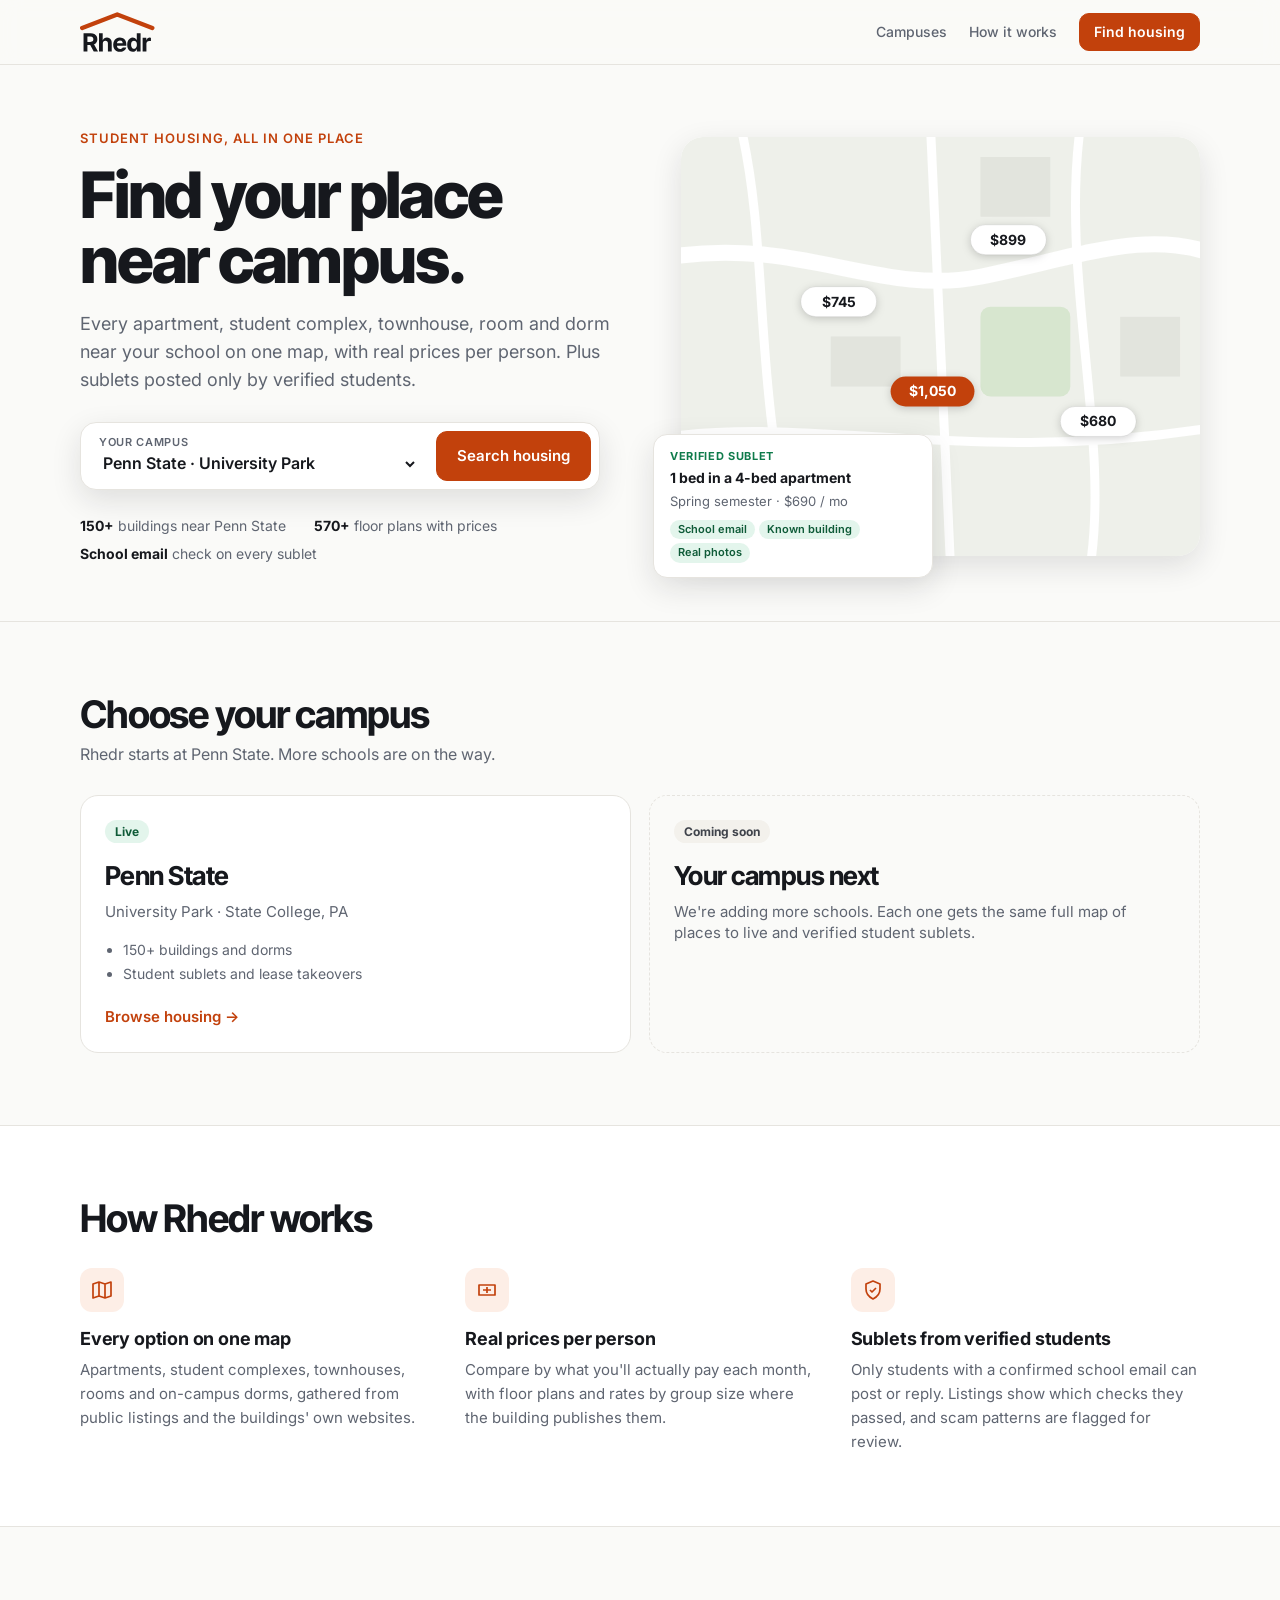
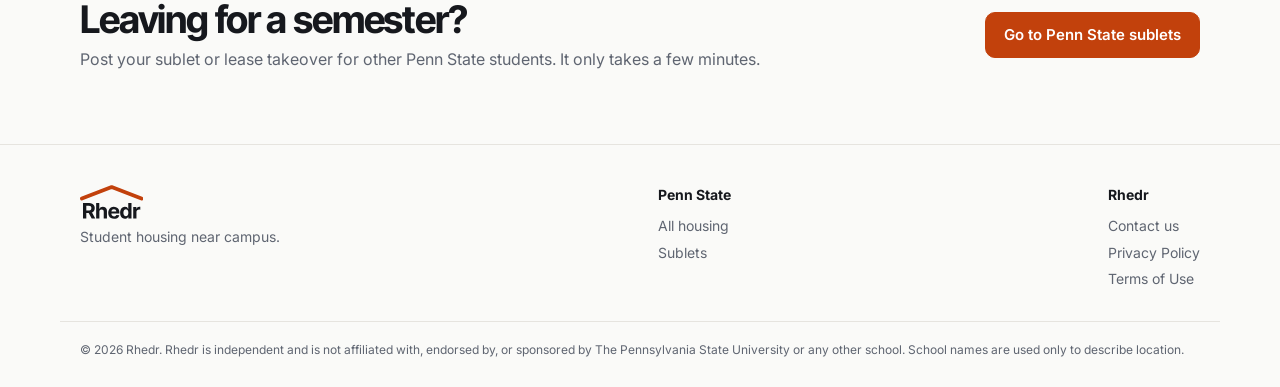
<file: index.html>
<!doctype html>
<html lang="en">
<head>
<meta charset="utf-8">
<meta name="viewport" content="width=device-width, initial-scale=1, viewport-fit=cover">
<meta name="robots" content="noindex, nofollow">
<title>Rhedr · Student housing near campus</title>
<meta name="description" content="Rhedr puts every place to live near campus on one map: apartments, student complexes, townhouses, rooms and dorms, plus sublets from verified students.">
<meta property="og:site_name" content="Rhedr">
<meta property="og:title" content="Rhedr · Student housing near campus">
<meta property="og:description" content="Every place to live near campus on one map, plus sublets from verified students.">
<meta property="og:url" content="https://rhedr.com/">
<meta property="og:image" content="https://rhedr.com/og-image.png">
<meta property="og:image:width" content="1200">
<meta property="og:image:height" content="630">
<meta name="twitter:card" content="summary_large_image">
<link rel="icon" href="/favicon.svg" type="image/svg+xml">
<link rel="icon" href="/favicon-32.png" sizes="32x32" type="image/png">
<link rel="apple-touch-icon" href="/apple-touch-icon.png">
<link rel="preconnect" href="https://fonts.googleapis.com">
<link rel="stylesheet" href="https://fonts.googleapis.com/css2?family=Inter+Tight:wght@600;700;800&family=Inter:wght@400;500;600;700&display=swap">
<link rel="stylesheet" href="styles.css">
<link rel="stylesheet" href="home.css">
</head>
<body class="home">
<header class="top">
  <div class="wrap topbar">
    <a class="brand" href="./" aria-label="Rhedr home"><svg viewBox="0 0 509 273" class="wordmark" role="img" aria-label="Rhedr"><path d="M15.0 109.0L254.2 17.0L493.4 109.0" fill="none" stroke="var(--accent)" stroke-width="30" stroke-linecap="round" stroke-linejoin="round"/><path fill="currentColor" transform="translate(16.14 269.84) scale(0.08399)" d="M96 0V-1490H683Q852 -1490 972 -1430Q1091 -1370 1154 -1260Q1218 -1151 1218 -1003Q1218 -855 1154 -748Q1090 -641 968 -585Q847 -528 675 -528H282V-781H624Q715 -781 775 -806Q834 -831 864 -880Q893 -929 893 -1003Q893 -1078 864 -1128Q834 -1179 774 -1205Q714 -1232 623 -1232H410V0ZM923 0 560 -678H900L1271 0Z M1662 -646V0H1352V-1490H1652V-919H1666Q1704 -1018 1788 -1075Q1872 -1132 2000 -1132Q2116 -1132 2203 -1081Q2290 -1031 2338 -937Q2386 -843 2386 -711V0H2076V-656Q2076 -759 2024 -817Q1971 -875 1876 -875Q1813 -875 1765 -848Q1716 -820 1689 -769Q1662 -718 1662 -646Z M3061 22Q2889 22 2764 -48Q2640 -118 2573 -247Q2506 -377 2506 -554Q2506 -726 2573 -856Q2639 -986 2761 -1059Q2882 -1132 3046 -1132Q3157 -1132 3253 -1097Q3349 -1061 3421 -991Q3493 -920 3533 -814Q3573 -707 3573 -564V-480H2630V-671H3423L3279 -621Q3279 -706 3253 -769Q3227 -832 3176 -867Q3124 -901 3048 -901Q2972 -901 2920 -866Q2867 -831 2839 -771Q2812 -711 2812 -633V-498Q2812 -407 2843 -343Q2875 -278 2932 -244Q2990 -209 3066 -209Q3117 -209 3159 -224Q3201 -239 3232 -268Q3262 -297 3278 -338L3564 -319Q3542 -216 3476 -139Q3409 -63 3304 -20Q3199 22 3061 22Z M4097 18Q3969 18 3866 -48Q3763 -114 3703 -242Q3643 -371 3643 -557Q3643 -749 3705 -877Q3767 -1005 3870 -1068Q3973 -1132 4095 -1132Q4189 -1132 4252 -1100Q4315 -1069 4354 -1022Q4393 -975 4413 -929H4422V-1490H4731V0H4427V-179H4413Q4392 -133 4352 -88Q4312 -42 4250 -12Q4187 18 4097 18ZM4194 -228Q4269 -228 4321 -270Q4374 -311 4401 -385Q4429 -459 4429 -558Q4429 -658 4402 -732Q4374 -805 4322 -845Q4269 -886 4194 -886Q4118 -886 4066 -844Q4014 -802 3987 -729Q3960 -655 3960 -558Q3960 -461 3987 -387Q4014 -312 4066 -270Q4118 -228 4194 -228Z M4896 0V-1118H5196V-922H5208Q5238 -1026 5310 -1080Q5382 -1133 5476 -1133Q5499 -1133 5526 -1130Q5553 -1128 5573 -1122V-848Q5551 -855 5513 -859Q5474 -864 5442 -864Q5374 -864 5320 -834Q5266 -805 5236 -753Q5205 -700 5205 -632V0Z"/></svg></a>
    <nav class="topnav" aria-label="Main">
      <a href="#campuses">Campuses</a>
      <a href="#how">How it works</a>
      <a class="btn primary sm" href="penn-state">Find housing</a>
    </nav>
  </div>
</header>

<main class="homemain">
  <section class="hero">
    <div class="wrap herogrid">
      <div class="herocopy">
        <p class="eyebrow">Student housing, all in one place</p>
        <h1>Find your place near campus.</h1>
        <p class="lede">Every apartment, student complex, townhouse, room and dorm near your school on one map, with real prices per person. Plus sublets posted only by verified students.</p>
        <form class="pick" action="penn-state" onsubmit="event.preventDefault();location.href=this.campus.value">
          <label for="campus"><span>Your campus</span>
            <select id="campus" name="campus">
              <option value="penn-state">Penn State · University Park</option>
              <option disabled>More campuses coming soon</option>
            </select>
          </label>
          <button class="btn primary" type="submit">Search housing</button>
        </form>
        <ul class="proof">
          <li><b>150+</b> buildings near Penn State</li>
          <li><b>570+</b> floor plans with prices</li>
          <li><b>School email</b> check on every sublet</li>
        </ul>
      </div>
      <div class="heroart" aria-hidden="true">
        <svg viewBox="0 0 520 420" class="mapart">
          <rect width="520" height="420" rx="22" class="m-bg"/>
          <path d="M-10 120 C120 100 200 160 300 140 S470 90 540 120" class="m-road big"/>
          <path d="M60 -10 C90 120 70 260 120 430" class="m-road"/>
          <path d="M250 -10 L270 430" class="m-road"/>
          <path d="M-10 300 C140 280 300 330 540 290" class="m-road"/>
          <path d="M400 -10 C380 140 430 300 410 430" class="m-road"/>
          <rect x="300" y="170" width="90" height="90" rx="10" class="m-park"/>
          <path d="M150 200 h70 v50 h-70z M160 330 h60 v40 h-60z M300 20 h70 v60 h-70z M440 180 h60 v60 h-60z" class="m-blk"/>
          <g class="m-pin"><rect x="120" y="150" width="76" height="30" rx="15"/><text x="158" y="170">$745</text></g>
          <g class="m-pin"><rect x="290" y="88" width="76" height="30" rx="15"/><text x="328" y="108">$899</text></g>
          <g class="m-pin sel"><rect x="210" y="240" width="84" height="30" rx="15"/><text x="252" y="260">$1,050</text></g>
          <g class="m-pin"><rect x="380" y="270" width="76" height="30" rx="15"/><text x="418" y="290">$680</text></g>
          <g class="m-pin"><rect x="60" y="330" width="76" height="30" rx="15"/><text x="98" y="350">$820</text></g>
        </svg>
        <div class="floatcard">
          <span class="fc-k">Verified sublet</span>
          <b>1 bed in a 4-bed apartment</b>
          <span class="fc-s">Spring semester · $690 / mo</span>
          <span class="fc-badges"><i>School email</i><i>Known building</i><i>Real photos</i></span>
        </div>
      </div>
    </div>
  </section>

  <section class="band" id="campuses">
    <div class="wrap">
      <h2>Choose your campus</h2>
      <p class="sub">Rhedr starts at Penn State. More schools are on the way.</p>
      <div class="campusgrid">
        <a class="ccard live" href="penn-state">
          <span class="cstat">Live</span>
          <h3>Penn State</h3>
          <p>University Park · State College, PA</p>
          <ul><li>150+ buildings and dorms</li><li>Student sublets and lease takeovers</li></ul>
          <span class="cgo">Browse housing →</span>
        </a>
        <div class="ccard soon">
          <span class="cstat">Coming soon</span>
          <h3>Your campus next</h3>
          <p>We're adding more schools. Each one gets the same full map of places to live and verified student sublets.</p>
        </div>
      </div>
    </div>
  </section>

  <section class="band alt" id="how">
    <div class="wrap">
      <h2>How Rhedr works</h2>
      <div class="feat">
        <div>
          <span class="fi"><svg viewBox="0 0 24 24" aria-hidden="true"><path d="M9 4 3 6v14l6-2 6 2 6-2V4l-6 2z M9 4v14 M15 6v14" fill="none" stroke="currentColor" stroke-width="1.7" stroke-linejoin="round"/></svg></span>
          <h3>Every option on one map</h3>
          <p>Apartments, student complexes, townhouses, rooms and on-campus dorms, gathered from public listings and the buildings' own websites.</p>
        </div>
        <div>
          <span class="fi"><svg viewBox="0 0 24 24" aria-hidden="true"><path d="M4 7h16v10H4z M8 12h8 M12 9v6" fill="none" stroke="currentColor" stroke-width="1.7" stroke-linejoin="round"/></svg></span>
          <h3>Real prices per person</h3>
          <p>Compare by what you'll actually pay each month, with floor plans and rates by group size where the building publishes them.</p>
        </div>
        <div>
          <span class="fi"><svg viewBox="0 0 24 24" aria-hidden="true"><path d="M12 3 5 6v5c0 4.5 3 8 7 10 4-2 7-5.5 7-10V6z M9 12l2 2 4-4" fill="none" stroke="currentColor" stroke-width="1.7" stroke-linejoin="round"/></svg></span>
          <h3>Sublets from verified students</h3>
          <p>Only students with a confirmed school email can post or reply. Listings show which checks they passed, and scam patterns are flagged for review.</p>
        </div>
      </div>
    </div>
  </section>

  <section class="band">
    <div class="wrap cta2">
      <div>
        <h2>Leaving for a semester?</h2>
        <p class="sub">Post your sublet or lease takeover for other Penn State students. It only takes a few minutes.</p>
      </div>
      <a class="btn primary" href="sublets">Go to Penn State sublets</a>
    </div>
  </section>
</main>

<footer class="sitefoot">
  <div class="wrap footgrid">
    <div>
      <a class="brand" href="./"><svg viewBox="0 0 509 273" class="wordmark" role="img" aria-label="Rhedr"><path d="M15.0 109.0L254.2 17.0L493.4 109.0" fill="none" stroke="var(--accent)" stroke-width="30" stroke-linecap="round" stroke-linejoin="round"/><path fill="currentColor" transform="translate(16.14 269.84) scale(0.08399)" d="M96 0V-1490H683Q852 -1490 972 -1430Q1091 -1370 1154 -1260Q1218 -1151 1218 -1003Q1218 -855 1154 -748Q1090 -641 968 -585Q847 -528 675 -528H282V-781H624Q715 -781 775 -806Q834 -831 864 -880Q893 -929 893 -1003Q893 -1078 864 -1128Q834 -1179 774 -1205Q714 -1232 623 -1232H410V0ZM923 0 560 -678H900L1271 0Z M1662 -646V0H1352V-1490H1652V-919H1666Q1704 -1018 1788 -1075Q1872 -1132 2000 -1132Q2116 -1132 2203 -1081Q2290 -1031 2338 -937Q2386 -843 2386 -711V0H2076V-656Q2076 -759 2024 -817Q1971 -875 1876 -875Q1813 -875 1765 -848Q1716 -820 1689 -769Q1662 -718 1662 -646Z M3061 22Q2889 22 2764 -48Q2640 -118 2573 -247Q2506 -377 2506 -554Q2506 -726 2573 -856Q2639 -986 2761 -1059Q2882 -1132 3046 -1132Q3157 -1132 3253 -1097Q3349 -1061 3421 -991Q3493 -920 3533 -814Q3573 -707 3573 -564V-480H2630V-671H3423L3279 -621Q3279 -706 3253 -769Q3227 -832 3176 -867Q3124 -901 3048 -901Q2972 -901 2920 -866Q2867 -831 2839 -771Q2812 -711 2812 -633V-498Q2812 -407 2843 -343Q2875 -278 2932 -244Q2990 -209 3066 -209Q3117 -209 3159 -224Q3201 -239 3232 -268Q3262 -297 3278 -338L3564 -319Q3542 -216 3476 -139Q3409 -63 3304 -20Q3199 22 3061 22Z M4097 18Q3969 18 3866 -48Q3763 -114 3703 -242Q3643 -371 3643 -557Q3643 -749 3705 -877Q3767 -1005 3870 -1068Q3973 -1132 4095 -1132Q4189 -1132 4252 -1100Q4315 -1069 4354 -1022Q4393 -975 4413 -929H4422V-1490H4731V0H4427V-179H4413Q4392 -133 4352 -88Q4312 -42 4250 -12Q4187 18 4097 18ZM4194 -228Q4269 -228 4321 -270Q4374 -311 4401 -385Q4429 -459 4429 -558Q4429 -658 4402 -732Q4374 -805 4322 -845Q4269 -886 4194 -886Q4118 -886 4066 -844Q4014 -802 3987 -729Q3960 -655 3960 -558Q3960 -461 3987 -387Q4014 -312 4066 -270Q4118 -228 4194 -228Z M4896 0V-1118H5196V-922H5208Q5238 -1026 5310 -1080Q5382 -1133 5476 -1133Q5499 -1133 5526 -1130Q5553 -1128 5573 -1122V-848Q5551 -855 5513 -859Q5474 -864 5442 -864Q5374 -864 5320 -834Q5266 -805 5236 -753Q5205 -700 5205 -632V0Z"/></svg></a>
      <p>Student housing near campus.</p>
    </div>
    <div>
      <h4>Penn State</h4>
      <a href="penn-state">All housing</a>
      <a href="sublets">Sublets</a>
    </div>
    <div>
      <h4>Rhedr</h4>
      <a href="mailto:support@rhedr.com">Contact us</a>
      <a href="privacy">Privacy Policy</a>
      <a href="terms">Terms of Use</a>
    </div>
  </div>
  <div class="wrap legal">© 2026 Rhedr. Rhedr is independent and is not affiliated with, endorsed by, or sponsored by The Pennsylvania State University or any other school. School names are used only to describe location.</div>
</footer>
</body>
</html>
</file>
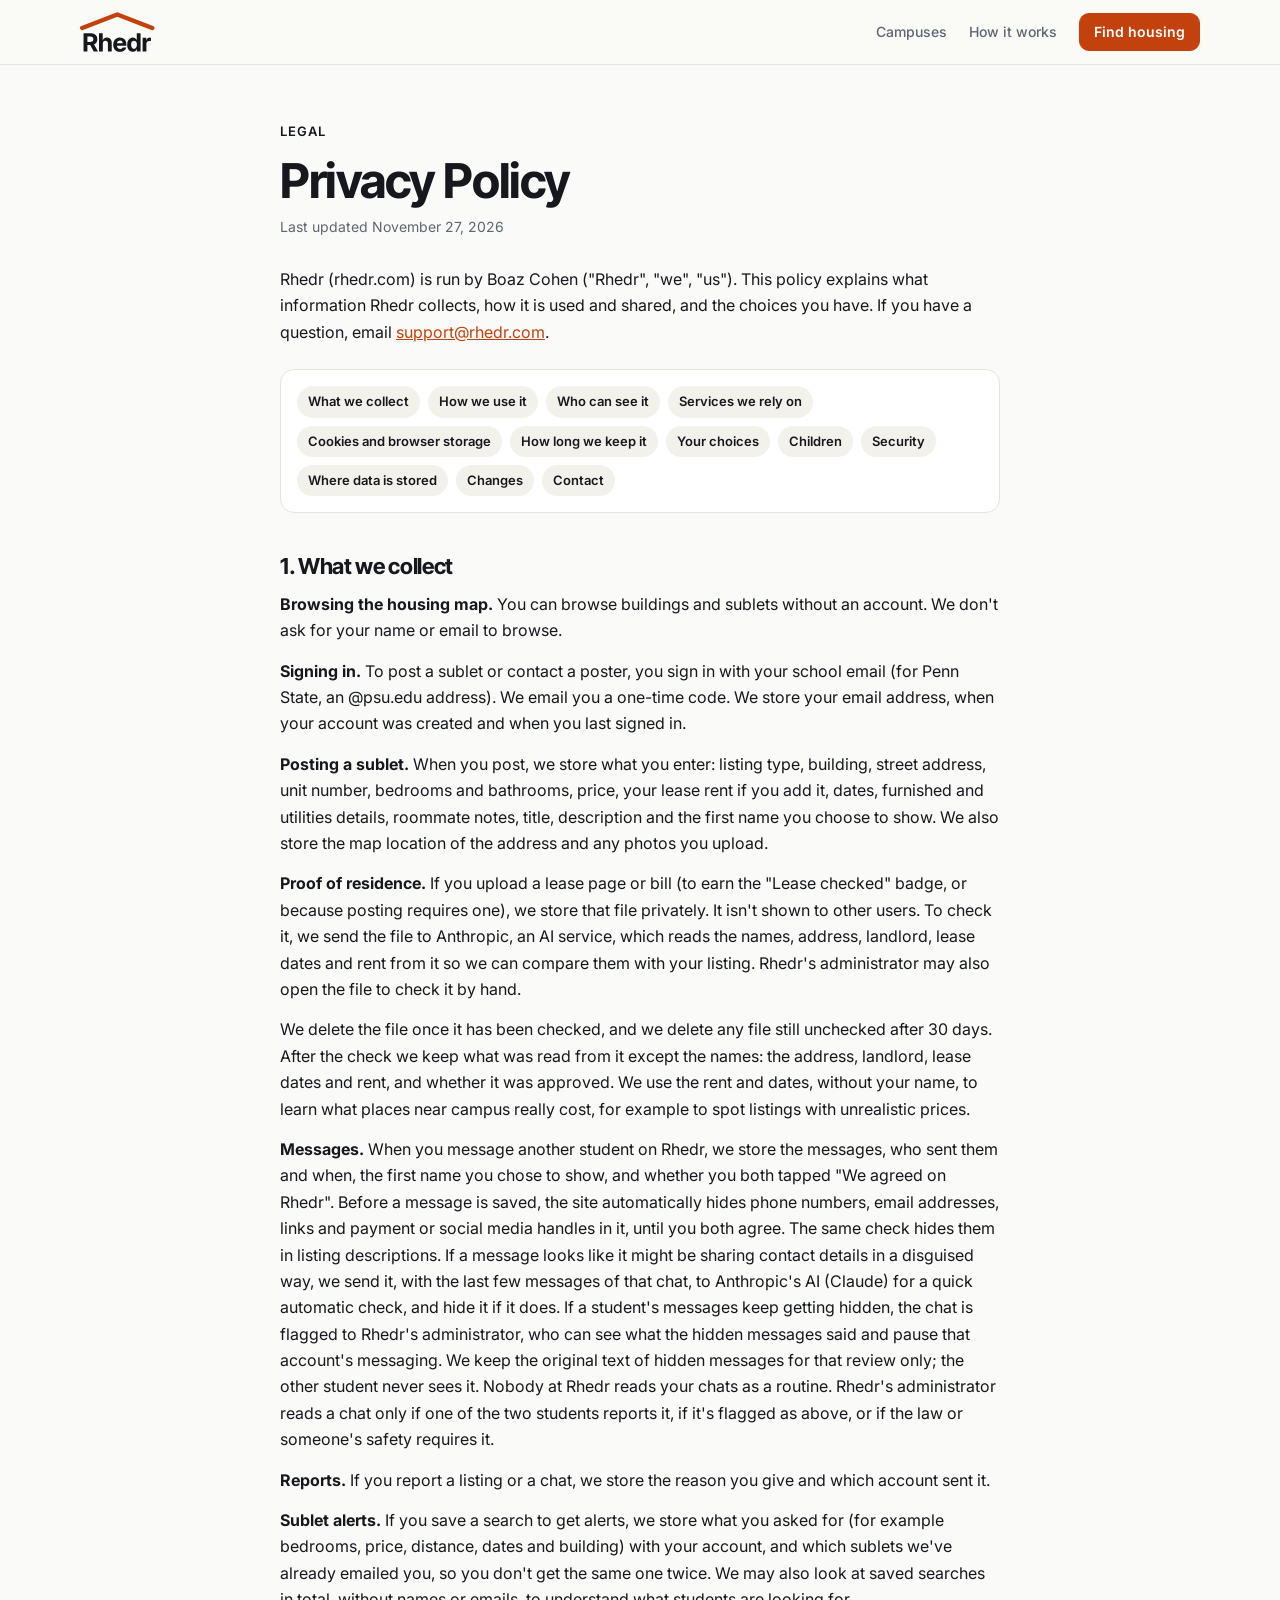
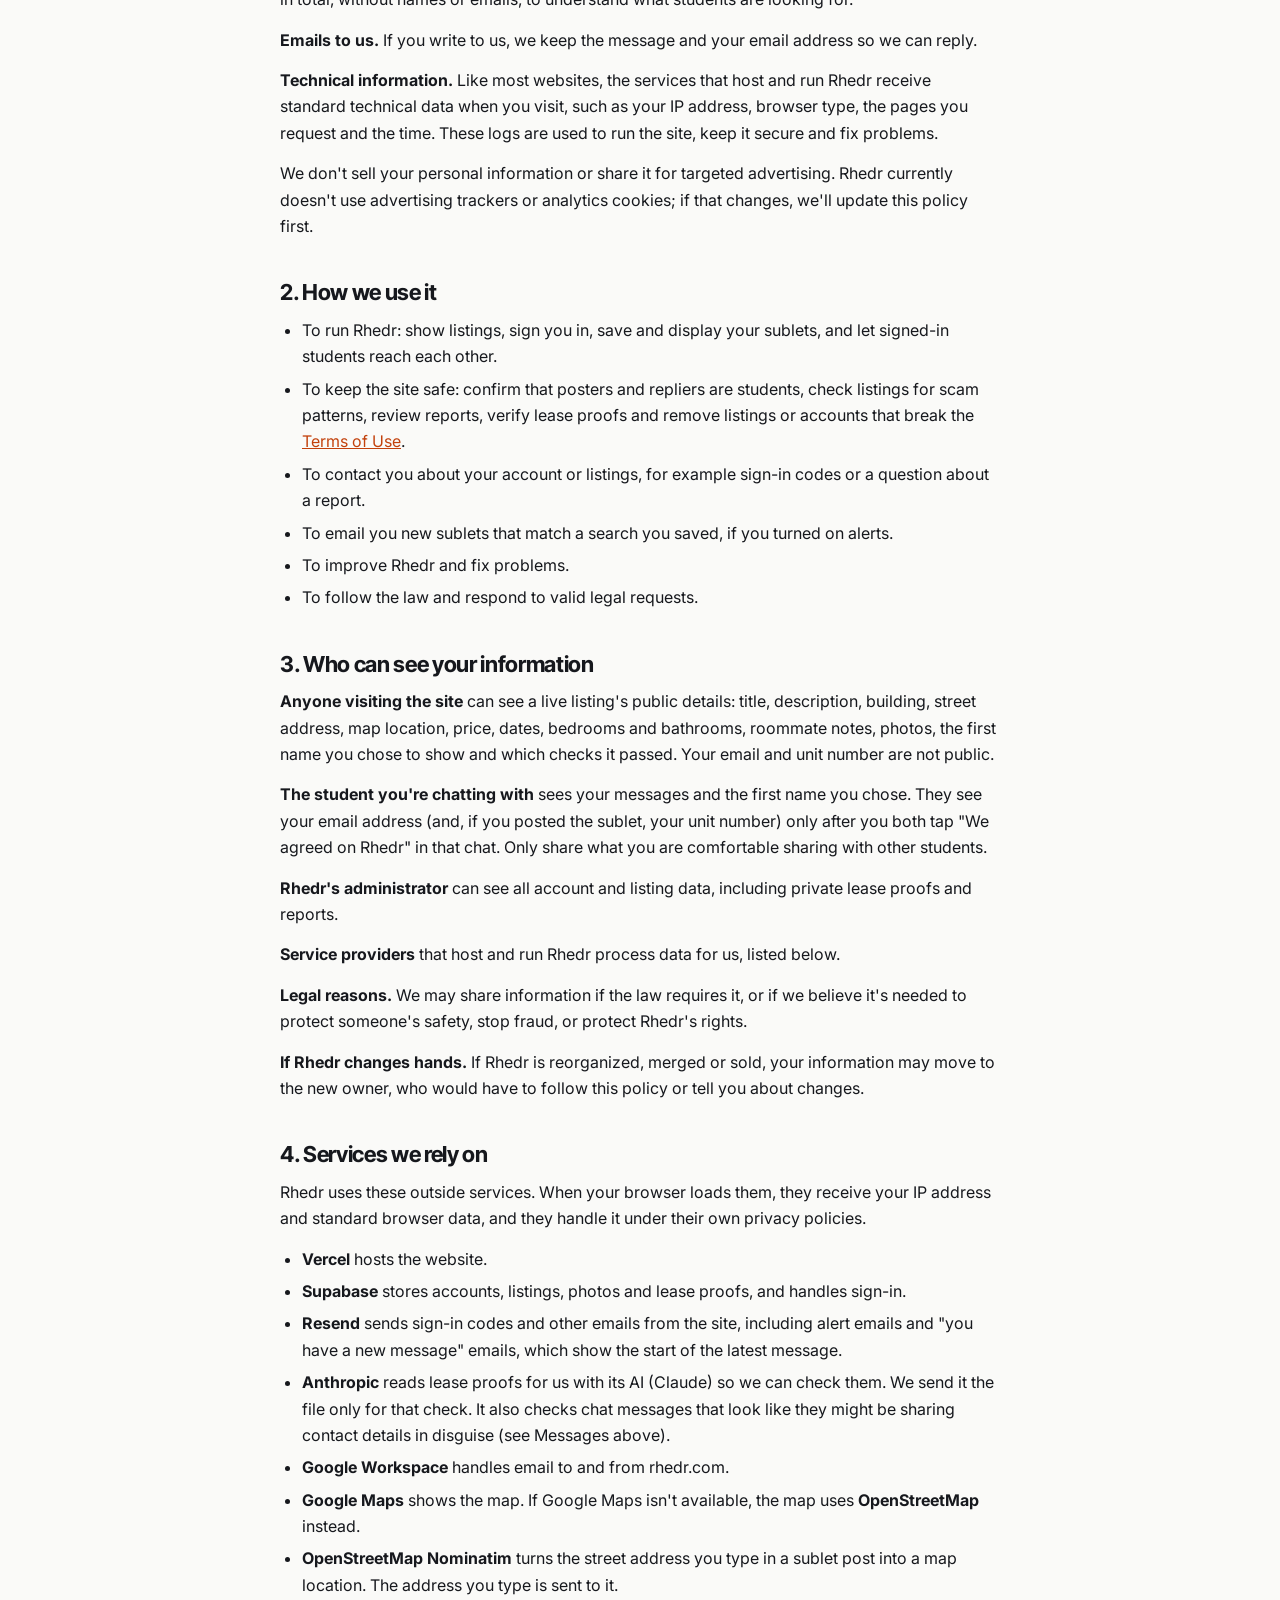
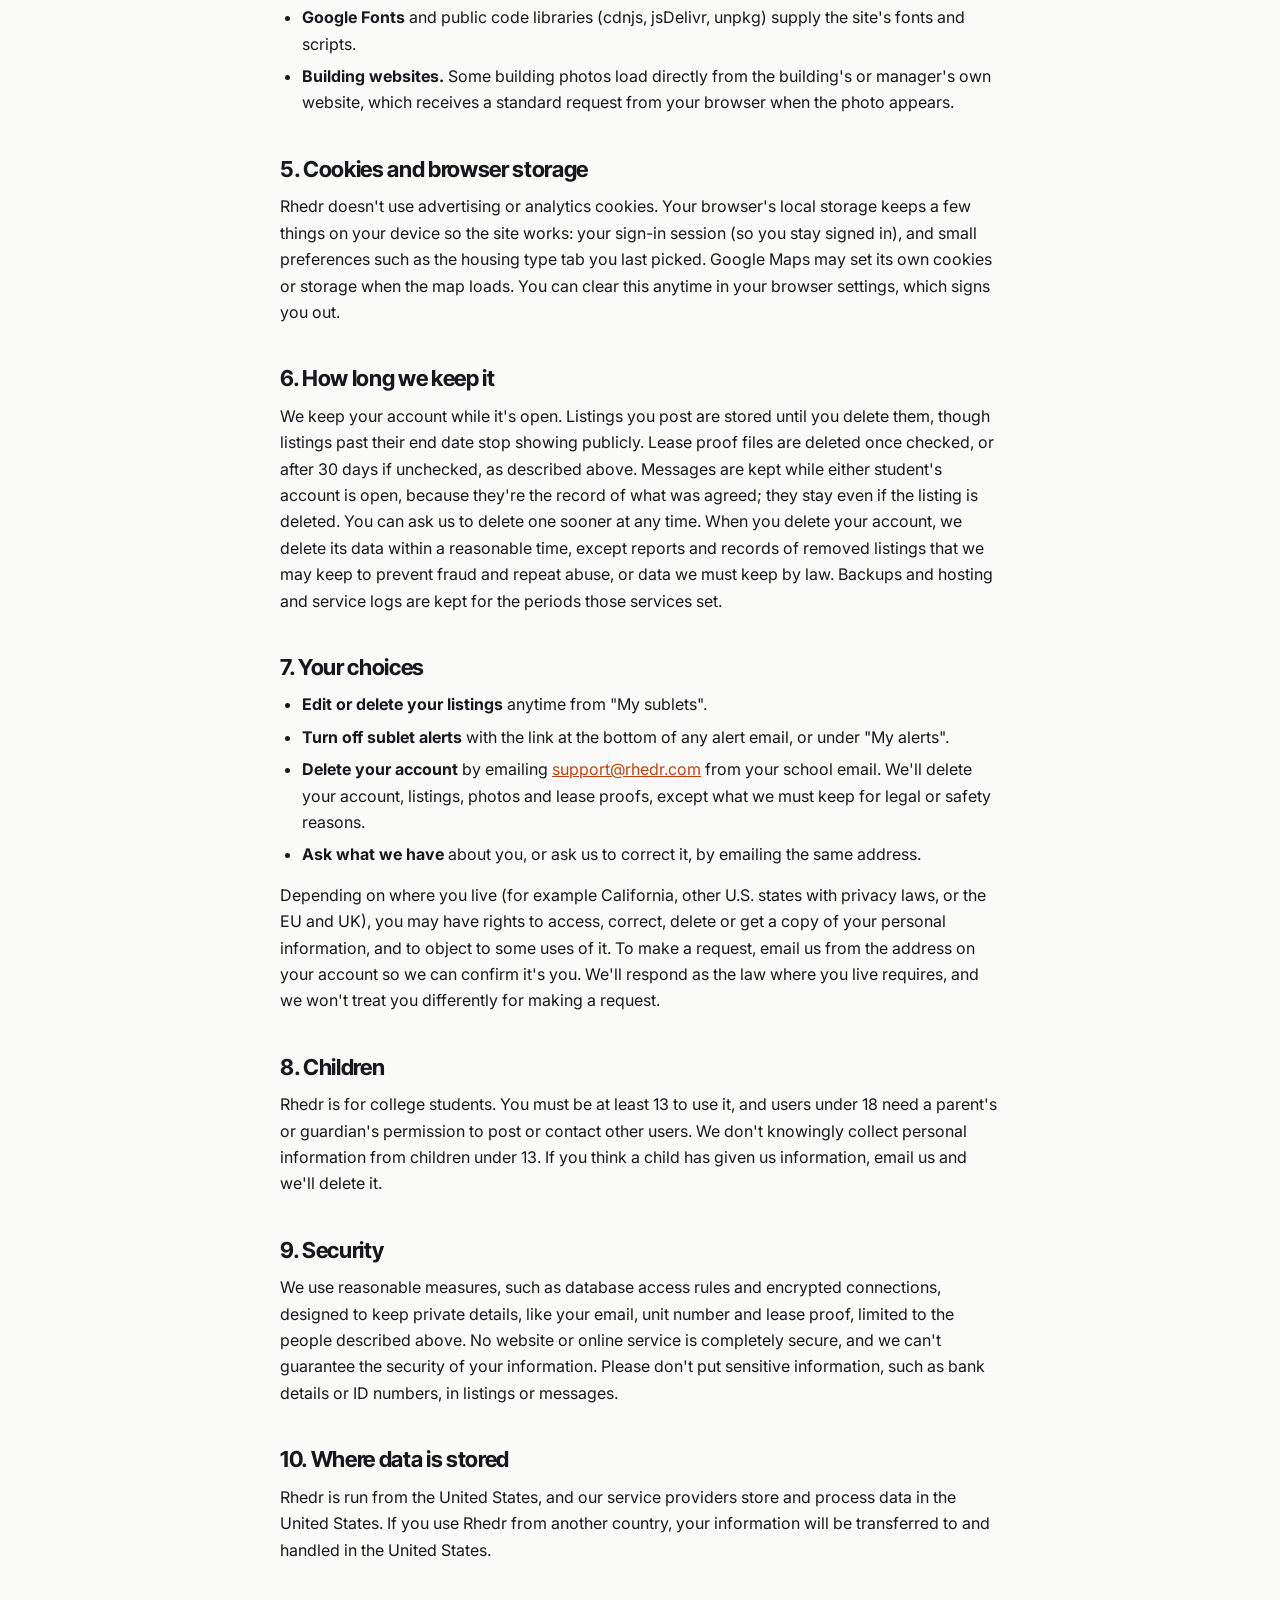
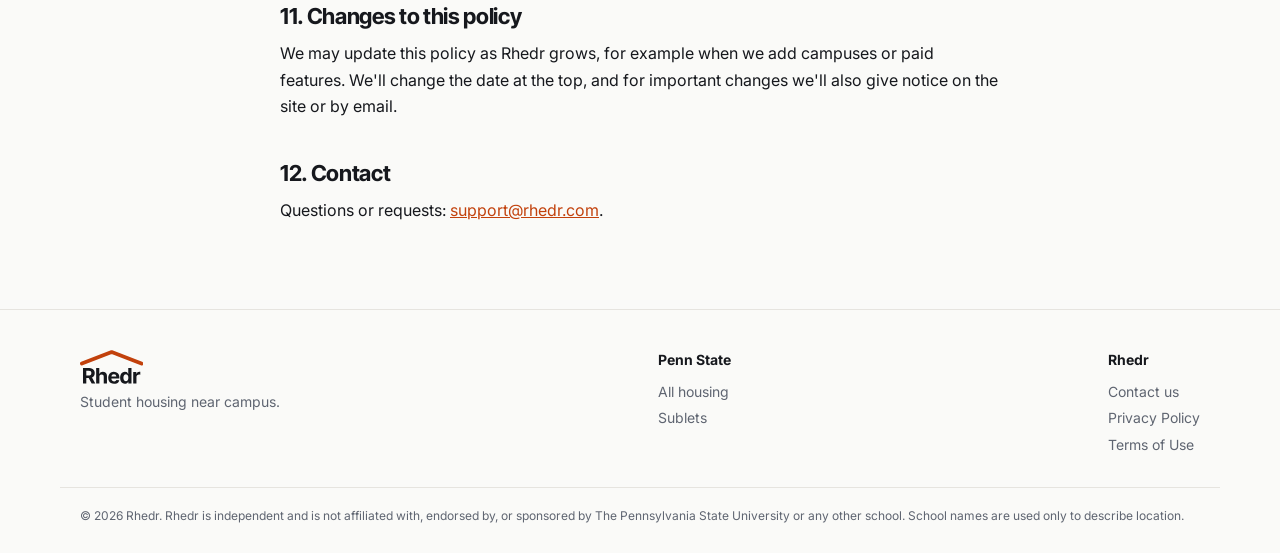
<file: privacy.html>
<!doctype html>
<html lang="en">
<head>
<meta charset="utf-8">
<meta name="viewport" content="width=device-width, initial-scale=1, viewport-fit=cover">
<meta name="robots" content="noindex, nofollow">
<title>Privacy Policy · Rhedr</title>
<meta name="description" content="How Rhedr collects, uses and shares information.">
<link rel="canonical" href="https://rhedr.com/privacy">
<link rel="icon" href="/favicon.svg" type="image/svg+xml">
<link rel="icon" href="/favicon-32.png" sizes="32x32" type="image/png">
<link rel="apple-touch-icon" href="/apple-touch-icon.png">
<link rel="preconnect" href="https://fonts.googleapis.com">
<link rel="stylesheet" href="https://fonts.googleapis.com/css2?family=Inter+Tight:wght@600;700;800&family=Inter:wght@400;500;600;700&display=swap">
<link rel="stylesheet" href="styles.css">
<link rel="stylesheet" href="home.css">
</head>
<body class="home">
<header class="top">
  <div class="wrap topbar">
    <a class="brand" href="./" aria-label="Rhedr home"><svg viewBox="0 0 509 273" class="wordmark" role="img" aria-label="Rhedr"><path d="M15.0 109.0L254.2 17.0L493.4 109.0" fill="none" stroke="var(--accent)" stroke-width="30" stroke-linecap="round" stroke-linejoin="round"/><path fill="currentColor" transform="translate(16.14 269.84) scale(0.08399)" d="M96 0V-1490H683Q852 -1490 972 -1430Q1091 -1370 1154 -1260Q1218 -1151 1218 -1003Q1218 -855 1154 -748Q1090 -641 968 -585Q847 -528 675 -528H282V-781H624Q715 -781 775 -806Q834 -831 864 -880Q893 -929 893 -1003Q893 -1078 864 -1128Q834 -1179 774 -1205Q714 -1232 623 -1232H410V0ZM923 0 560 -678H900L1271 0Z M1662 -646V0H1352V-1490H1652V-919H1666Q1704 -1018 1788 -1075Q1872 -1132 2000 -1132Q2116 -1132 2203 -1081Q2290 -1031 2338 -937Q2386 -843 2386 -711V0H2076V-656Q2076 -759 2024 -817Q1971 -875 1876 -875Q1813 -875 1765 -848Q1716 -820 1689 -769Q1662 -718 1662 -646Z M3061 22Q2889 22 2764 -48Q2640 -118 2573 -247Q2506 -377 2506 -554Q2506 -726 2573 -856Q2639 -986 2761 -1059Q2882 -1132 3046 -1132Q3157 -1132 3253 -1097Q3349 -1061 3421 -991Q3493 -920 3533 -814Q3573 -707 3573 -564V-480H2630V-671H3423L3279 -621Q3279 -706 3253 -769Q3227 -832 3176 -867Q3124 -901 3048 -901Q2972 -901 2920 -866Q2867 -831 2839 -771Q2812 -711 2812 -633V-498Q2812 -407 2843 -343Q2875 -278 2932 -244Q2990 -209 3066 -209Q3117 -209 3159 -224Q3201 -239 3232 -268Q3262 -297 3278 -338L3564 -319Q3542 -216 3476 -139Q3409 -63 3304 -20Q3199 22 3061 22Z M4097 18Q3969 18 3866 -48Q3763 -114 3703 -242Q3643 -371 3643 -557Q3643 -749 3705 -877Q3767 -1005 3870 -1068Q3973 -1132 4095 -1132Q4189 -1132 4252 -1100Q4315 -1069 4354 -1022Q4393 -975 4413 -929H4422V-1490H4731V0H4427V-179H4413Q4392 -133 4352 -88Q4312 -42 4250 -12Q4187 18 4097 18ZM4194 -228Q4269 -228 4321 -270Q4374 -311 4401 -385Q4429 -459 4429 -558Q4429 -658 4402 -732Q4374 -805 4322 -845Q4269 -886 4194 -886Q4118 -886 4066 -844Q4014 -802 3987 -729Q3960 -655 3960 -558Q3960 -461 3987 -387Q4014 -312 4066 -270Q4118 -228 4194 -228Z M4896 0V-1118H5196V-922H5208Q5238 -1026 5310 -1080Q5382 -1133 5476 -1133Q5499 -1133 5526 -1130Q5553 -1128 5573 -1122V-848Q5551 -855 5513 -859Q5474 -864 5442 -864Q5374 -864 5320 -834Q5266 -805 5236 -753Q5205 -700 5205 -632V0Z"/></svg></a>
    <nav class="topnav" aria-label="Main">
      <a href="./#campuses">Campuses</a>
      <a href="./#how">How it works</a>
      <a class="btn primary sm" href="penn-state">Find housing</a>
    </nav>
  </div>
</header>

<main class="homemain">
<article class="wrap doc">
<p class="eyebrow">Legal</p>
<h1>Privacy Policy</h1>
<p class="updated">Last updated November 27, 2026</p>

<p>Rhedr (rhedr.com) is run by Boaz Cohen ("Rhedr", "we", "us"). This policy explains what information Rhedr collects, how it is used and shared, and the choices you have. If you have a question, email <a href="mailto:support@rhedr.com">support@rhedr.com</a>.</p>

<nav class="toc" aria-label="On this page">
  <a href="#collect">What we collect</a><a href="#use">How we use it</a><a href="#share">Who can see it</a><a href="#services">Services we rely on</a><a href="#cookies">Cookies and browser storage</a><a href="#keep">How long we keep it</a><a href="#choices">Your choices</a><a href="#kids">Children</a><a href="#security">Security</a><a href="#where">Where data is stored</a><a href="#changes">Changes</a><a href="#contact">Contact</a>
</nav>

<h2 id="collect">1. What we collect</h2>
<p><b>Browsing the housing map.</b> You can browse buildings and sublets without an account. We don't ask for your name or email to browse.</p>
<p><b>Signing in.</b> To post a sublet or contact a poster, you sign in with your school email (for Penn State, an @psu.edu address). We email you a one-time code. We store your email address, when your account was created and when you last signed in.</p>
<p><b>Posting a sublet.</b> When you post, we store what you enter: listing type, building, street address, unit number, bedrooms and bathrooms, price, your lease rent if you add it, dates, furnished and utilities details, roommate notes, title, description and the first name you choose to show. We also store the map location of the address and any photos you upload.</p>
<p><b>Proof of residence.</b> If you upload a lease page or bill (to earn the "Lease checked" badge, or because posting requires one), we store that file privately. It isn't shown to other users. To check it, we send the file to Anthropic, an AI service, which reads the names, address, landlord, lease dates and rent from it so we can compare them with your listing. Rhedr's administrator may also open the file to check it by hand.</p>
<p>We delete the file once it has been checked, and we delete any file still unchecked after 30 days. After the check we keep what was read from it except the names: the address, landlord, lease dates and rent, and whether it was approved. We use the rent and dates, without your name, to learn what places near campus really cost, for example to spot listings with unrealistic prices.</p>
<p><b>Messages.</b> When you message another student on Rhedr, we store the messages, who sent them and when, the first name you chose to show, and whether you both tapped "We agreed on Rhedr". Before a message is saved, the site automatically hides phone numbers, email addresses, links and payment or social media handles in it, until you both agree. The same check hides them in listing descriptions. If a message looks like it might be sharing contact details in a disguised way, we send it, with the last few messages of that chat, to Anthropic's AI (Claude) for a quick automatic check, and hide it if it does. If a student's messages keep getting hidden, the chat is flagged to Rhedr's administrator, who can see what the hidden messages said and pause that account's messaging. We keep the original text of hidden messages for that review only; the other student never sees it. Nobody at Rhedr reads your chats as a routine. Rhedr's administrator reads a chat only if one of the two students reports it, if it's flagged as above, or if the law or someone's safety requires it.</p>
<p><b>Reports.</b> If you report a listing or a chat, we store the reason you give and which account sent it.</p>
<p><b>Sublet alerts.</b> If you save a search to get alerts, we store what you asked for (for example bedrooms, price, distance, dates and building) with your account, and which sublets we've already emailed you, so you don't get the same one twice. We may also look at saved searches in total, without names or emails, to understand what students are looking for.</p>
<p><b>Emails to us.</b> If you write to us, we keep the message and your email address so we can reply.</p>
<p><b>Technical information.</b> Like most websites, the services that host and run Rhedr receive standard technical data when you visit, such as your IP address, browser type, the pages you request and the time. These logs are used to run the site, keep it secure and fix problems.</p>
<p>We don't sell your personal information or share it for targeted advertising. Rhedr currently doesn't use advertising trackers or analytics cookies; if that changes, we'll update this policy first.</p>

<h2 id="use">2. How we use it</h2>
<ul>
  <li>To run Rhedr: show listings, sign you in, save and display your sublets, and let signed-in students reach each other.</li>
  <li>To keep the site safe: confirm that posters and repliers are students, check listings for scam patterns, review reports, verify lease proofs and remove listings or accounts that break the <a href="terms">Terms of Use</a>.</li>
  <li>To contact you about your account or listings, for example sign-in codes or a question about a report.</li>
  <li>To email you new sublets that match a search you saved, if you turned on alerts.</li>
  <li>To improve Rhedr and fix problems.</li>
  <li>To follow the law and respond to valid legal requests.</li>
</ul>

<h2 id="share">3. Who can see your information</h2>
<p><b>Anyone visiting the site</b> can see a live listing's public details: title, description, building, street address, map location, price, dates, bedrooms and bathrooms, roommate notes, photos, the first name you chose to show and which checks it passed. Your email and unit number are not public.</p>
<p><b>The student you're chatting with</b> sees your messages and the first name you chose. They see your email address (and, if you posted the sublet, your unit number) only after you both tap "We agreed on Rhedr" in that chat. Only share what you are comfortable sharing with other students.</p>
<p><b>Rhedr's administrator</b> can see all account and listing data, including private lease proofs and reports.</p>
<p><b>Service providers</b> that host and run Rhedr process data for us, listed below.</p>
<p><b>Legal reasons.</b> We may share information if the law requires it, or if we believe it's needed to protect someone's safety, stop fraud, or protect Rhedr's rights.</p>
<p><b>If Rhedr changes hands.</b> If Rhedr is reorganized, merged or sold, your information may move to the new owner, who would have to follow this policy or tell you about changes.</p>

<h2 id="services">4. Services we rely on</h2>
<p>Rhedr uses these outside services. When your browser loads them, they receive your IP address and standard browser data, and they handle it under their own privacy policies.</p>
<ul>
  <li><b>Vercel</b> hosts the website.</li>
  <li><b>Supabase</b> stores accounts, listings, photos and lease proofs, and handles sign-in.</li>
  <li><b>Resend</b> sends sign-in codes and other emails from the site, including alert emails and "you have a new message" emails, which show the start of the latest message.</li>
  <li><b>Anthropic</b> reads lease proofs for us with its AI (Claude) so we can check them. We send it the file only for that check. It also checks chat messages that look like they might be sharing contact details in disguise (see Messages above).</li>
  <li><b>Google Workspace</b> handles email to and from rhedr.com.</li>
  <li><b>Google Maps</b> shows the map. If Google Maps isn't available, the map uses <b>OpenStreetMap</b> instead.</li>
  <li><b>OpenStreetMap Nominatim</b> turns the street address you type in a sublet post into a map location. The address you type is sent to it.</li>
  <li><b>Google Fonts</b> and public code libraries (cdnjs, jsDelivr, unpkg) supply the site's fonts and scripts.</li>
  <li><b>Building websites.</b> Some building photos load directly from the building's or manager's own website, which receives a standard request from your browser when the photo appears.</li>
</ul>

<h2 id="cookies">5. Cookies and browser storage</h2>
<p>Rhedr doesn't use advertising or analytics cookies. Your browser's local storage keeps a few things on your device so the site works: your sign-in session (so you stay signed in), and small preferences such as the housing type tab you last picked. Google Maps may set its own cookies or storage when the map loads. You can clear this anytime in your browser settings, which signs you out.</p>

<h2 id="keep">6. How long we keep it</h2>
<p>We keep your account while it's open. Listings you post are stored until you delete them, though listings past their end date stop showing publicly. Lease proof files are deleted once checked, or after 30 days if unchecked, as described above. Messages are kept while either student's account is open, because they're the record of what was agreed; they stay even if the listing is deleted. You can ask us to delete one sooner at any time. When you delete your account, we delete its data within a reasonable time, except reports and records of removed listings that we may keep to prevent fraud and repeat abuse, or data we must keep by law. Backups and hosting and service logs are kept for the periods those services set.</p>

<h2 id="choices">7. Your choices</h2>
<ul>
  <li><b>Edit or delete your listings</b> anytime from "My sublets".</li>
  <li><b>Turn off sublet alerts</b> with the link at the bottom of any alert email, or under "My alerts".</li>
  <li><b>Delete your account</b> by emailing <a href="mailto:support@rhedr.com">support@rhedr.com</a> from your school email. We'll delete your account, listings, photos and lease proofs, except what we must keep for legal or safety reasons.</li>
  <li><b>Ask what we have</b> about you, or ask us to correct it, by emailing the same address.</li>
</ul>
<p>Depending on where you live (for example California, other U.S. states with privacy laws, or the EU and UK), you may have rights to access, correct, delete or get a copy of your personal information, and to object to some uses of it. To make a request, email us from the address on your account so we can confirm it's you. We'll respond as the law where you live requires, and we won't treat you differently for making a request.</p>

<h2 id="kids">8. Children</h2>
<p>Rhedr is for college students. You must be at least 13 to use it, and users under 18 need a parent's or guardian's permission to post or contact other users. We don't knowingly collect personal information from children under 13. If you think a child has given us information, email us and we'll delete it.</p>

<h2 id="security">9. Security</h2>
<p>We use reasonable measures, such as database access rules and encrypted connections, designed to keep private details, like your email, unit number and lease proof, limited to the people described above. No website or online service is completely secure, and we can't guarantee the security of your information. Please don't put sensitive information, such as bank details or ID numbers, in listings or messages.</p>

<h2 id="where">10. Where data is stored</h2>
<p>Rhedr is run from the United States, and our service providers store and process data in the United States. If you use Rhedr from another country, your information will be transferred to and handled in the United States.</p>

<h2 id="changes">11. Changes to this policy</h2>
<p>We may update this policy as Rhedr grows, for example when we add campuses or paid features. We'll change the date at the top, and for important changes we'll also give notice on the site or by email.</p>

<h2 id="contact">12. Contact</h2>
<p>Questions or requests: <a href="mailto:support@rhedr.com">support@rhedr.com</a>.</p>
</article>
</main>

<footer class="sitefoot">
  <div class="wrap footgrid">
    <div>
      <a class="brand" href="./"><svg viewBox="0 0 509 273" class="wordmark" role="img" aria-label="Rhedr"><path d="M15.0 109.0L254.2 17.0L493.4 109.0" fill="none" stroke="var(--accent)" stroke-width="30" stroke-linecap="round" stroke-linejoin="round"/><path fill="currentColor" transform="translate(16.14 269.84) scale(0.08399)" d="M96 0V-1490H683Q852 -1490 972 -1430Q1091 -1370 1154 -1260Q1218 -1151 1218 -1003Q1218 -855 1154 -748Q1090 -641 968 -585Q847 -528 675 -528H282V-781H624Q715 -781 775 -806Q834 -831 864 -880Q893 -929 893 -1003Q893 -1078 864 -1128Q834 -1179 774 -1205Q714 -1232 623 -1232H410V0ZM923 0 560 -678H900L1271 0Z M1662 -646V0H1352V-1490H1652V-919H1666Q1704 -1018 1788 -1075Q1872 -1132 2000 -1132Q2116 -1132 2203 -1081Q2290 -1031 2338 -937Q2386 -843 2386 -711V0H2076V-656Q2076 -759 2024 -817Q1971 -875 1876 -875Q1813 -875 1765 -848Q1716 -820 1689 -769Q1662 -718 1662 -646Z M3061 22Q2889 22 2764 -48Q2640 -118 2573 -247Q2506 -377 2506 -554Q2506 -726 2573 -856Q2639 -986 2761 -1059Q2882 -1132 3046 -1132Q3157 -1132 3253 -1097Q3349 -1061 3421 -991Q3493 -920 3533 -814Q3573 -707 3573 -564V-480H2630V-671H3423L3279 -621Q3279 -706 3253 -769Q3227 -832 3176 -867Q3124 -901 3048 -901Q2972 -901 2920 -866Q2867 -831 2839 -771Q2812 -711 2812 -633V-498Q2812 -407 2843 -343Q2875 -278 2932 -244Q2990 -209 3066 -209Q3117 -209 3159 -224Q3201 -239 3232 -268Q3262 -297 3278 -338L3564 -319Q3542 -216 3476 -139Q3409 -63 3304 -20Q3199 22 3061 22Z M4097 18Q3969 18 3866 -48Q3763 -114 3703 -242Q3643 -371 3643 -557Q3643 -749 3705 -877Q3767 -1005 3870 -1068Q3973 -1132 4095 -1132Q4189 -1132 4252 -1100Q4315 -1069 4354 -1022Q4393 -975 4413 -929H4422V-1490H4731V0H4427V-179H4413Q4392 -133 4352 -88Q4312 -42 4250 -12Q4187 18 4097 18ZM4194 -228Q4269 -228 4321 -270Q4374 -311 4401 -385Q4429 -459 4429 -558Q4429 -658 4402 -732Q4374 -805 4322 -845Q4269 -886 4194 -886Q4118 -886 4066 -844Q4014 -802 3987 -729Q3960 -655 3960 -558Q3960 -461 3987 -387Q4014 -312 4066 -270Q4118 -228 4194 -228Z M4896 0V-1118H5196V-922H5208Q5238 -1026 5310 -1080Q5382 -1133 5476 -1133Q5499 -1133 5526 -1130Q5553 -1128 5573 -1122V-848Q5551 -855 5513 -859Q5474 -864 5442 -864Q5374 -864 5320 -834Q5266 -805 5236 -753Q5205 -700 5205 -632V0Z"/></svg></a>
      <p>Student housing near campus.</p>
    </div>
    <div>
      <h4>Penn State</h4>
      <a href="penn-state">All housing</a>
      <a href="sublets">Sublets</a>
    </div>
    <div>
      <h4>Rhedr</h4>
      <a href="mailto:support@rhedr.com">Contact us</a>
      <a href="privacy">Privacy Policy</a>
      <a href="terms">Terms of Use</a>
    </div>
  </div>
  <div class="wrap legal">© 2026 Rhedr. Rhedr is independent and is not affiliated with, endorsed by, or sponsored by The Pennsylvania State University or any other school. School names are used only to describe location.</div>
</footer>
</body>
</html>
</file>
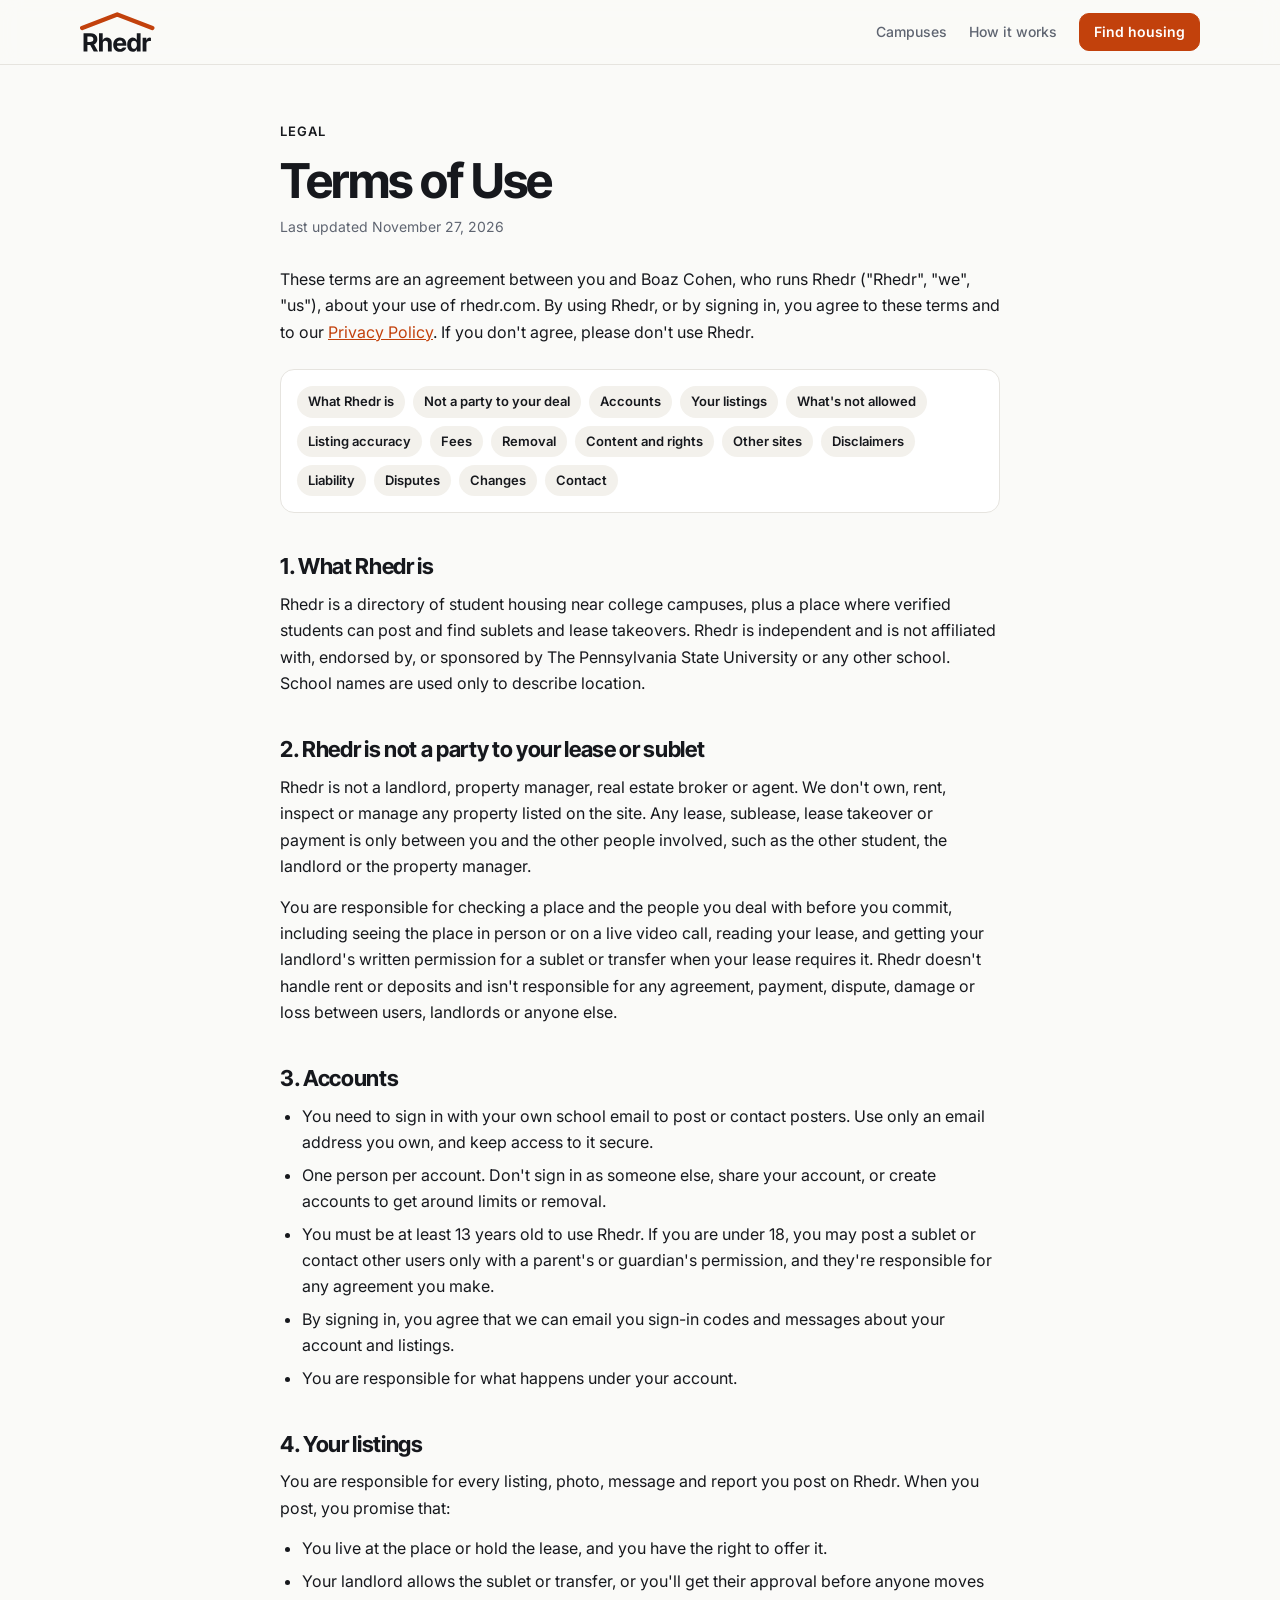
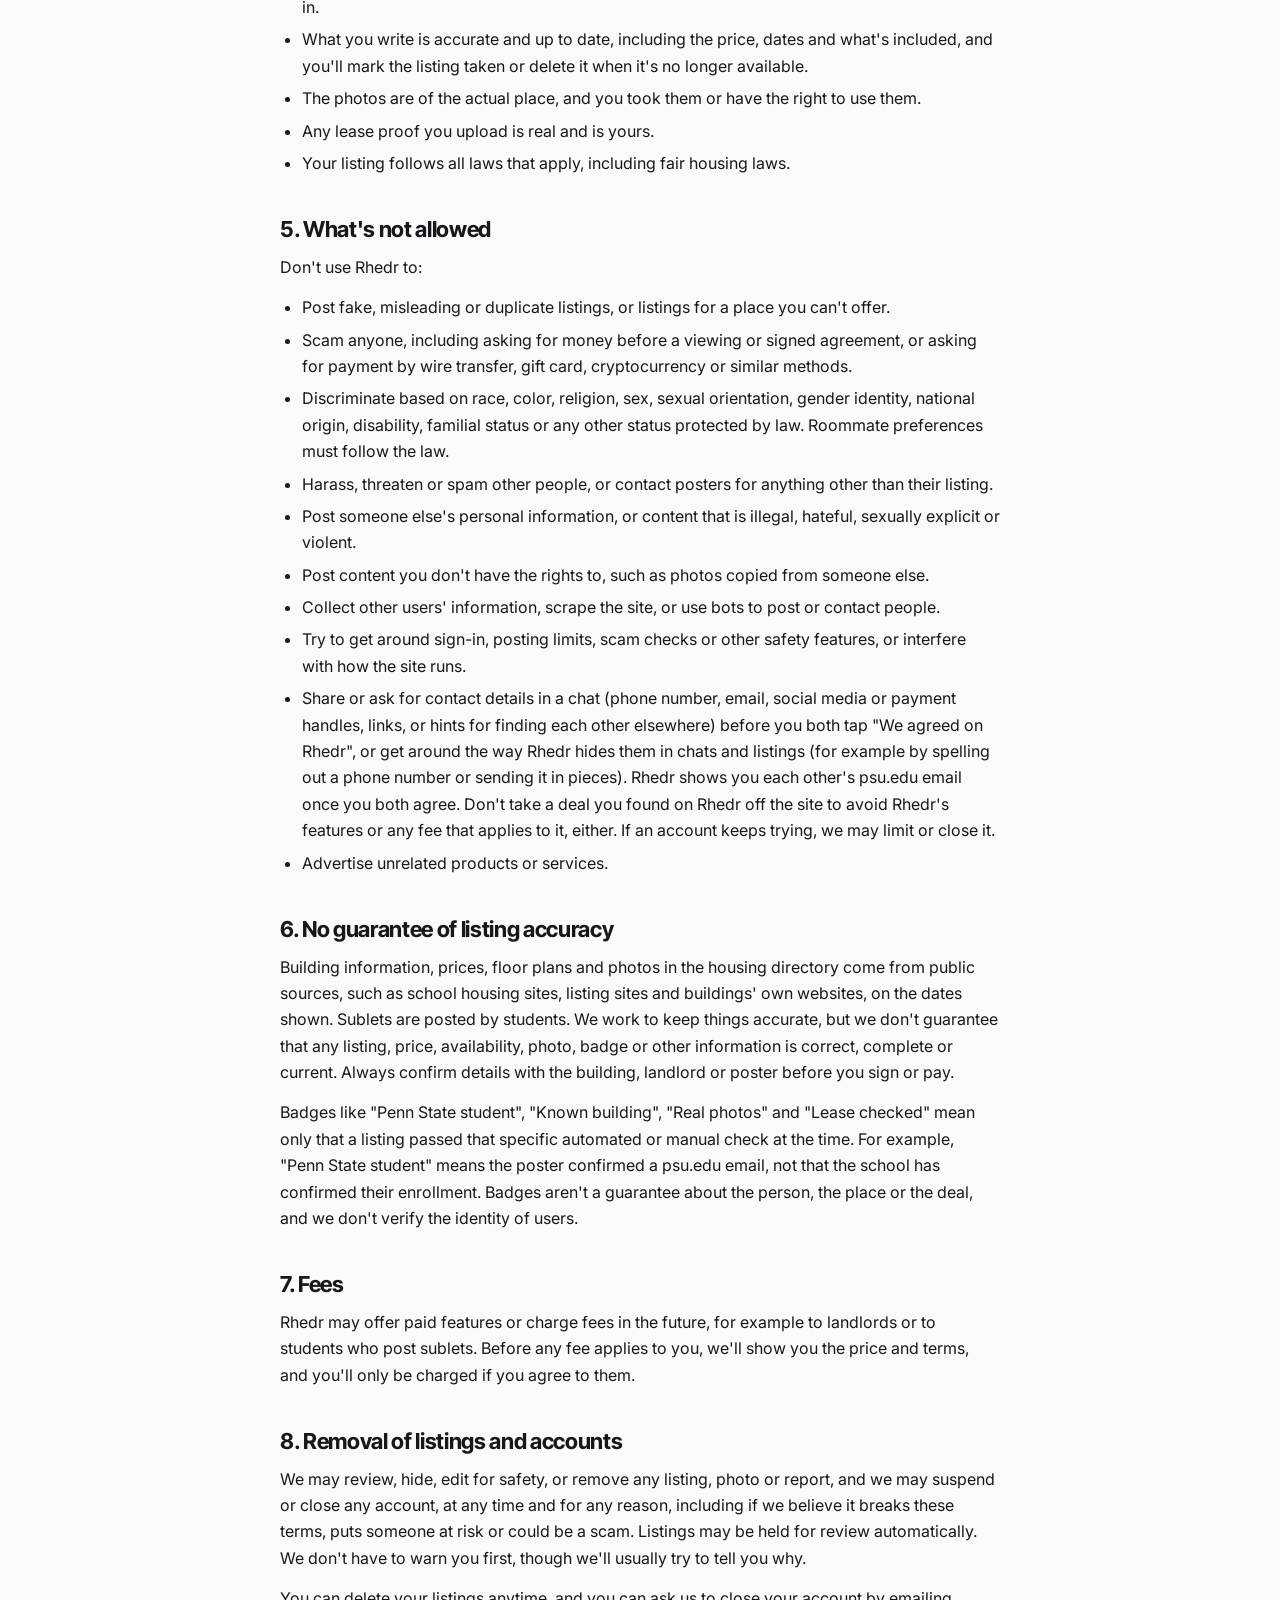
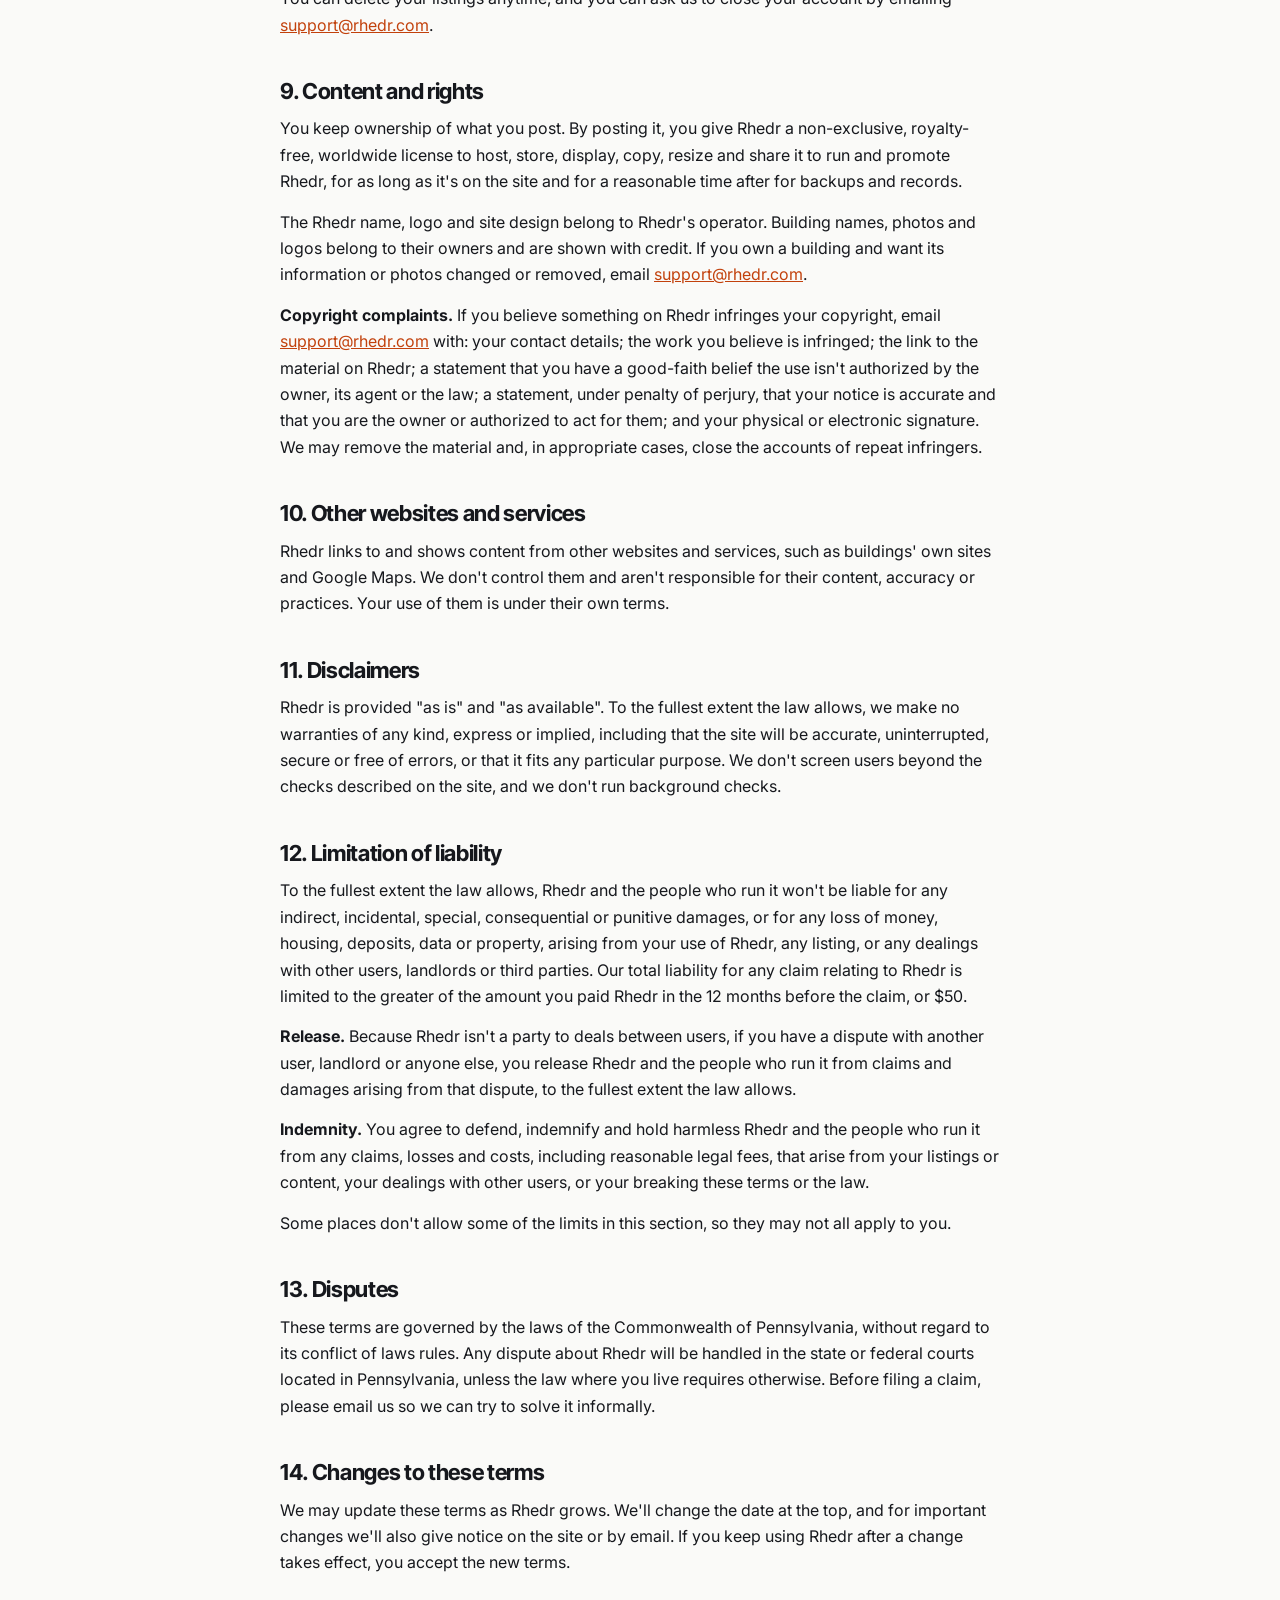
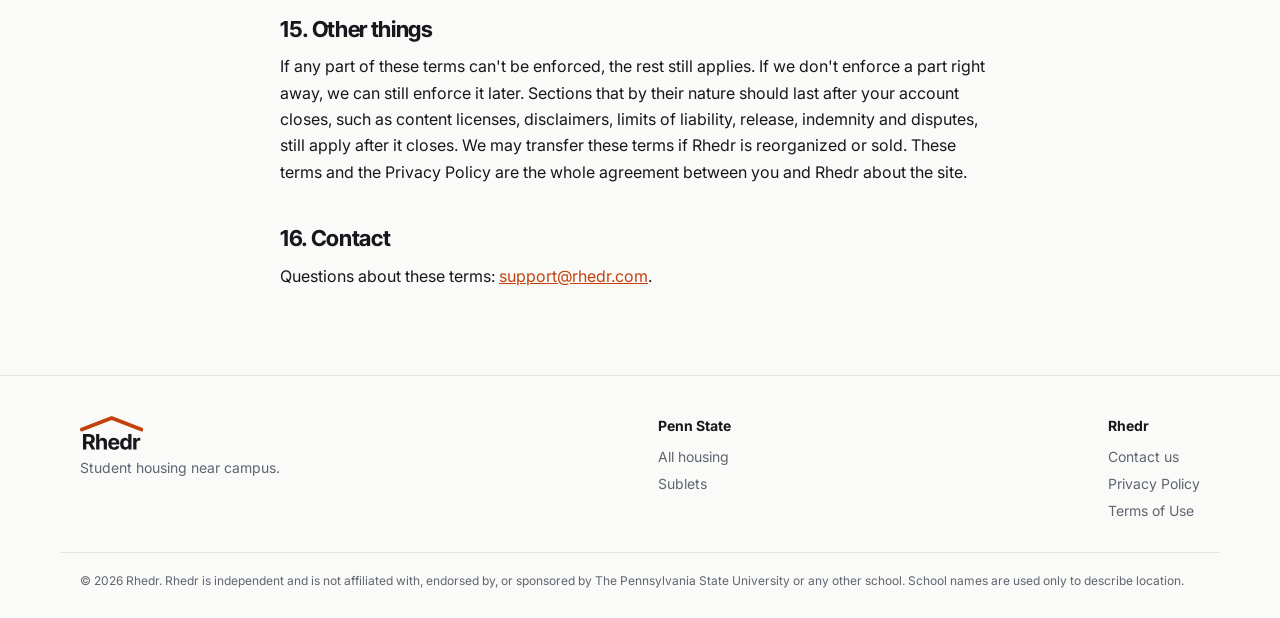
<file: terms.html>
<!doctype html>
<html lang="en">
<head>
<meta charset="utf-8">
<meta name="viewport" content="width=device-width, initial-scale=1, viewport-fit=cover">
<meta name="robots" content="noindex, nofollow">
<title>Terms of Use · Rhedr</title>
<meta name="description" content="The rules for using Rhedr, the student housing and sublets site.">
<link rel="canonical" href="https://rhedr.com/terms">
<link rel="icon" href="/favicon.svg" type="image/svg+xml">
<link rel="icon" href="/favicon-32.png" sizes="32x32" type="image/png">
<link rel="apple-touch-icon" href="/apple-touch-icon.png">
<link rel="preconnect" href="https://fonts.googleapis.com">
<link rel="stylesheet" href="https://fonts.googleapis.com/css2?family=Inter+Tight:wght@600;700;800&family=Inter:wght@400;500;600;700&display=swap">
<link rel="stylesheet" href="styles.css">
<link rel="stylesheet" href="home.css">
</head>
<body class="home">
<header class="top">
  <div class="wrap topbar">
    <a class="brand" href="./" aria-label="Rhedr home"><svg viewBox="0 0 509 273" class="wordmark" role="img" aria-label="Rhedr"><path d="M15.0 109.0L254.2 17.0L493.4 109.0" fill="none" stroke="var(--accent)" stroke-width="30" stroke-linecap="round" stroke-linejoin="round"/><path fill="currentColor" transform="translate(16.14 269.84) scale(0.08399)" d="M96 0V-1490H683Q852 -1490 972 -1430Q1091 -1370 1154 -1260Q1218 -1151 1218 -1003Q1218 -855 1154 -748Q1090 -641 968 -585Q847 -528 675 -528H282V-781H624Q715 -781 775 -806Q834 -831 864 -880Q893 -929 893 -1003Q893 -1078 864 -1128Q834 -1179 774 -1205Q714 -1232 623 -1232H410V0ZM923 0 560 -678H900L1271 0Z M1662 -646V0H1352V-1490H1652V-919H1666Q1704 -1018 1788 -1075Q1872 -1132 2000 -1132Q2116 -1132 2203 -1081Q2290 -1031 2338 -937Q2386 -843 2386 -711V0H2076V-656Q2076 -759 2024 -817Q1971 -875 1876 -875Q1813 -875 1765 -848Q1716 -820 1689 -769Q1662 -718 1662 -646Z M3061 22Q2889 22 2764 -48Q2640 -118 2573 -247Q2506 -377 2506 -554Q2506 -726 2573 -856Q2639 -986 2761 -1059Q2882 -1132 3046 -1132Q3157 -1132 3253 -1097Q3349 -1061 3421 -991Q3493 -920 3533 -814Q3573 -707 3573 -564V-480H2630V-671H3423L3279 -621Q3279 -706 3253 -769Q3227 -832 3176 -867Q3124 -901 3048 -901Q2972 -901 2920 -866Q2867 -831 2839 -771Q2812 -711 2812 -633V-498Q2812 -407 2843 -343Q2875 -278 2932 -244Q2990 -209 3066 -209Q3117 -209 3159 -224Q3201 -239 3232 -268Q3262 -297 3278 -338L3564 -319Q3542 -216 3476 -139Q3409 -63 3304 -20Q3199 22 3061 22Z M4097 18Q3969 18 3866 -48Q3763 -114 3703 -242Q3643 -371 3643 -557Q3643 -749 3705 -877Q3767 -1005 3870 -1068Q3973 -1132 4095 -1132Q4189 -1132 4252 -1100Q4315 -1069 4354 -1022Q4393 -975 4413 -929H4422V-1490H4731V0H4427V-179H4413Q4392 -133 4352 -88Q4312 -42 4250 -12Q4187 18 4097 18ZM4194 -228Q4269 -228 4321 -270Q4374 -311 4401 -385Q4429 -459 4429 -558Q4429 -658 4402 -732Q4374 -805 4322 -845Q4269 -886 4194 -886Q4118 -886 4066 -844Q4014 -802 3987 -729Q3960 -655 3960 -558Q3960 -461 3987 -387Q4014 -312 4066 -270Q4118 -228 4194 -228Z M4896 0V-1118H5196V-922H5208Q5238 -1026 5310 -1080Q5382 -1133 5476 -1133Q5499 -1133 5526 -1130Q5553 -1128 5573 -1122V-848Q5551 -855 5513 -859Q5474 -864 5442 -864Q5374 -864 5320 -834Q5266 -805 5236 -753Q5205 -700 5205 -632V0Z"/></svg></a>
    <nav class="topnav" aria-label="Main">
      <a href="./#campuses">Campuses</a>
      <a href="./#how">How it works</a>
      <a class="btn primary sm" href="penn-state">Find housing</a>
    </nav>
  </div>
</header>

<main class="homemain">
<article class="wrap doc">
<p class="eyebrow">Legal</p>
<h1>Terms of Use</h1>
<p class="updated">Last updated November 27, 2026</p>

<p>These terms are an agreement between you and Boaz Cohen, who runs Rhedr ("Rhedr", "we", "us"), about your use of rhedr.com. By using Rhedr, or by signing in, you agree to these terms and to our <a href="privacy">Privacy Policy</a>. If you don't agree, please don't use Rhedr.</p>

<nav class="toc" aria-label="On this page">
  <a href="#what">What Rhedr is</a><a href="#party">Not a party to your deal</a><a href="#accounts">Accounts</a><a href="#listings">Your listings</a><a href="#rules">What's not allowed</a><a href="#accuracy">Listing accuracy</a><a href="#fees">Fees</a><a href="#removal">Removal</a><a href="#ip">Content and rights</a><a href="#third">Other sites</a><a href="#disclaimers">Disclaimers</a><a href="#liability">Liability</a><a href="#law">Disputes</a><a href="#changes">Changes</a><a href="#contact">Contact</a>
</nav>

<h2 id="what">1. What Rhedr is</h2>
<p>Rhedr is a directory of student housing near college campuses, plus a place where verified students can post and find sublets and lease takeovers. Rhedr is independent and is not affiliated with, endorsed by, or sponsored by The Pennsylvania State University or any other school. School names are used only to describe location.</p>

<h2 id="party">2. Rhedr is not a party to your lease or sublet</h2>
<p>Rhedr is not a landlord, property manager, real estate broker or agent. We don't own, rent, inspect or manage any property listed on the site. Any lease, sublease, lease takeover or payment is only between you and the other people involved, such as the other student, the landlord or the property manager.</p>
<p>You are responsible for checking a place and the people you deal with before you commit, including seeing the place in person or on a live video call, reading your lease, and getting your landlord's written permission for a sublet or transfer when your lease requires it. Rhedr doesn't handle rent or deposits and isn't responsible for any agreement, payment, dispute, damage or loss between users, landlords or anyone else.</p>

<h2 id="accounts">3. Accounts</h2>
<ul>
  <li>You need to sign in with your own school email to post or contact posters. Use only an email address you own, and keep access to it secure.</li>
  <li>One person per account. Don't sign in as someone else, share your account, or create accounts to get around limits or removal.</li>
  <li>You must be at least 13 years old to use Rhedr. If you are under 18, you may post a sublet or contact other users only with a parent's or guardian's permission, and they're responsible for any agreement you make.</li>
  <li>By signing in, you agree that we can email you sign-in codes and messages about your account and listings.</li>
  <li>You are responsible for what happens under your account.</li>
</ul>

<h2 id="listings">4. Your listings</h2>
<p>You are responsible for every listing, photo, message and report you post on Rhedr. When you post, you promise that:</p>
<ul>
  <li>You live at the place or hold the lease, and you have the right to offer it.</li>
  <li>Your landlord allows the sublet or transfer, or you'll get their approval before anyone moves in.</li>
  <li>What you write is accurate and up to date, including the price, dates and what's included, and you'll mark the listing taken or delete it when it's no longer available.</li>
  <li>The photos are of the actual place, and you took them or have the right to use them.</li>
  <li>Any lease proof you upload is real and is yours.</li>
  <li>Your listing follows all laws that apply, including fair housing laws.</li>
</ul>

<h2 id="rules">5. What's not allowed</h2>
<p>Don't use Rhedr to:</p>
<ul>
  <li>Post fake, misleading or duplicate listings, or listings for a place you can't offer.</li>
  <li>Scam anyone, including asking for money before a viewing or signed agreement, or asking for payment by wire transfer, gift card, cryptocurrency or similar methods.</li>
  <li>Discriminate based on race, color, religion, sex, sexual orientation, gender identity, national origin, disability, familial status or any other status protected by law. Roommate preferences must follow the law.</li>
  <li>Harass, threaten or spam other people, or contact posters for anything other than their listing.</li>
  <li>Post someone else's personal information, or content that is illegal, hateful, sexually explicit or violent.</li>
  <li>Post content you don't have the rights to, such as photos copied from someone else.</li>
  <li>Collect other users' information, scrape the site, or use bots to post or contact people.</li>
  <li>Try to get around sign-in, posting limits, scam checks or other safety features, or interfere with how the site runs.</li>
  <li id="chat-rules">Share or ask for contact details in a chat (phone number, email, social media or payment handles, links, or hints for finding each other elsewhere) before you both tap "We agreed on Rhedr", or get around the way Rhedr hides them in chats and listings (for example by spelling out a phone number or sending it in pieces). Rhedr shows you each other's psu.edu email once you both agree. Don't take a deal you found on Rhedr off the site to avoid Rhedr's features or any fee that applies to it, either. If an account keeps trying, we may limit or close it.</li>
  <li>Advertise unrelated products or services.</li>
</ul>

<h2 id="accuracy">6. No guarantee of listing accuracy</h2>
<p>Building information, prices, floor plans and photos in the housing directory come from public sources, such as school housing sites, listing sites and buildings' own websites, on the dates shown. Sublets are posted by students. We work to keep things accurate, but we don't guarantee that any listing, price, availability, photo, badge or other information is correct, complete or current. Always confirm details with the building, landlord or poster before you sign or pay.</p>
<p>Badges like "Penn State student", "Known building", "Real photos" and "Lease checked" mean only that a listing passed that specific automated or manual check at the time. For example, "Penn State student" means the poster confirmed a psu.edu email, not that the school has confirmed their enrollment. Badges aren't a guarantee about the person, the place or the deal, and we don't verify the identity of users.</p>

<h2 id="fees">7. Fees</h2>
<p>Rhedr may offer paid features or charge fees in the future, for example to landlords or to students who post sublets. Before any fee applies to you, we'll show you the price and terms, and you'll only be charged if you agree to them.</p>

<h2 id="removal">8. Removal of listings and accounts</h2>
<p>We may review, hide, edit for safety, or remove any listing, photo or report, and we may suspend or close any account, at any time and for any reason, including if we believe it breaks these terms, puts someone at risk or could be a scam. Listings may be held for review automatically. We don't have to warn you first, though we'll usually try to tell you why.</p>
<p>You can delete your listings anytime, and you can ask us to close your account by emailing <a href="mailto:support@rhedr.com">support@rhedr.com</a>.</p>

<h2 id="ip">9. Content and rights</h2>
<p>You keep ownership of what you post. By posting it, you give Rhedr a non-exclusive, royalty-free, worldwide license to host, store, display, copy, resize and share it to run and promote Rhedr, for as long as it's on the site and for a reasonable time after for backups and records.</p>
<p>The Rhedr name, logo and site design belong to Rhedr's operator. Building names, photos and logos belong to their owners and are shown with credit. If you own a building and want its information or photos changed or removed, email <a href="mailto:support@rhedr.com">support@rhedr.com</a>.</p>
<p><b>Copyright complaints.</b> If you believe something on Rhedr infringes your copyright, email <a href="mailto:support@rhedr.com">support@rhedr.com</a> with: your contact details; the work you believe is infringed; the link to the material on Rhedr; a statement that you have a good-faith belief the use isn't authorized by the owner, its agent or the law; a statement, under penalty of perjury, that your notice is accurate and that you are the owner or authorized to act for them; and your physical or electronic signature. We may remove the material and, in appropriate cases, close the accounts of repeat infringers.</p>

<h2 id="third">10. Other websites and services</h2>
<p>Rhedr links to and shows content from other websites and services, such as buildings' own sites and Google Maps. We don't control them and aren't responsible for their content, accuracy or practices. Your use of them is under their own terms.</p>

<h2 id="disclaimers">11. Disclaimers</h2>
<p>Rhedr is provided "as is" and "as available". To the fullest extent the law allows, we make no warranties of any kind, express or implied, including that the site will be accurate, uninterrupted, secure or free of errors, or that it fits any particular purpose. We don't screen users beyond the checks described on the site, and we don't run background checks.</p>

<h2 id="liability">12. Limitation of liability</h2>
<p>To the fullest extent the law allows, Rhedr and the people who run it won't be liable for any indirect, incidental, special, consequential or punitive damages, or for any loss of money, housing, deposits, data or property, arising from your use of Rhedr, any listing, or any dealings with other users, landlords or third parties. Our total liability for any claim relating to Rhedr is limited to the greater of the amount you paid Rhedr in the 12 months before the claim, or $50.</p>
<p><b>Release.</b> Because Rhedr isn't a party to deals between users, if you have a dispute with another user, landlord or anyone else, you release Rhedr and the people who run it from claims and damages arising from that dispute, to the fullest extent the law allows.</p>
<p><b>Indemnity.</b> You agree to defend, indemnify and hold harmless Rhedr and the people who run it from any claims, losses and costs, including reasonable legal fees, that arise from your listings or content, your dealings with other users, or your breaking these terms or the law.</p>
<p>Some places don't allow some of the limits in this section, so they may not all apply to you.</p>

<h2 id="law">13. Disputes</h2>
<p>These terms are governed by the laws of the Commonwealth of Pennsylvania, without regard to its conflict of laws rules. Any dispute about Rhedr will be handled in the state or federal courts located in Pennsylvania, unless the law where you live requires otherwise. Before filing a claim, please email us so we can try to solve it informally.</p>

<h2 id="changes">14. Changes to these terms</h2>
<p>We may update these terms as Rhedr grows. We'll change the date at the top, and for important changes we'll also give notice on the site or by email. If you keep using Rhedr after a change takes effect, you accept the new terms.</p>

<h2 id="misc">15. Other things</h2>
<p>If any part of these terms can't be enforced, the rest still applies. If we don't enforce a part right away, we can still enforce it later. Sections that by their nature should last after your account closes, such as content licenses, disclaimers, limits of liability, release, indemnity and disputes, still apply after it closes. We may transfer these terms if Rhedr is reorganized or sold. These terms and the Privacy Policy are the whole agreement between you and Rhedr about the site.</p>

<h2 id="contact">16. Contact</h2>
<p>Questions about these terms: <a href="mailto:support@rhedr.com">support@rhedr.com</a>.</p>
</article>
</main>

<footer class="sitefoot">
  <div class="wrap footgrid">
    <div>
      <a class="brand" href="./"><svg viewBox="0 0 509 273" class="wordmark" role="img" aria-label="Rhedr"><path d="M15.0 109.0L254.2 17.0L493.4 109.0" fill="none" stroke="var(--accent)" stroke-width="30" stroke-linecap="round" stroke-linejoin="round"/><path fill="currentColor" transform="translate(16.14 269.84) scale(0.08399)" d="M96 0V-1490H683Q852 -1490 972 -1430Q1091 -1370 1154 -1260Q1218 -1151 1218 -1003Q1218 -855 1154 -748Q1090 -641 968 -585Q847 -528 675 -528H282V-781H624Q715 -781 775 -806Q834 -831 864 -880Q893 -929 893 -1003Q893 -1078 864 -1128Q834 -1179 774 -1205Q714 -1232 623 -1232H410V0ZM923 0 560 -678H900L1271 0Z M1662 -646V0H1352V-1490H1652V-919H1666Q1704 -1018 1788 -1075Q1872 -1132 2000 -1132Q2116 -1132 2203 -1081Q2290 -1031 2338 -937Q2386 -843 2386 -711V0H2076V-656Q2076 -759 2024 -817Q1971 -875 1876 -875Q1813 -875 1765 -848Q1716 -820 1689 -769Q1662 -718 1662 -646Z M3061 22Q2889 22 2764 -48Q2640 -118 2573 -247Q2506 -377 2506 -554Q2506 -726 2573 -856Q2639 -986 2761 -1059Q2882 -1132 3046 -1132Q3157 -1132 3253 -1097Q3349 -1061 3421 -991Q3493 -920 3533 -814Q3573 -707 3573 -564V-480H2630V-671H3423L3279 -621Q3279 -706 3253 -769Q3227 -832 3176 -867Q3124 -901 3048 -901Q2972 -901 2920 -866Q2867 -831 2839 -771Q2812 -711 2812 -633V-498Q2812 -407 2843 -343Q2875 -278 2932 -244Q2990 -209 3066 -209Q3117 -209 3159 -224Q3201 -239 3232 -268Q3262 -297 3278 -338L3564 -319Q3542 -216 3476 -139Q3409 -63 3304 -20Q3199 22 3061 22Z M4097 18Q3969 18 3866 -48Q3763 -114 3703 -242Q3643 -371 3643 -557Q3643 -749 3705 -877Q3767 -1005 3870 -1068Q3973 -1132 4095 -1132Q4189 -1132 4252 -1100Q4315 -1069 4354 -1022Q4393 -975 4413 -929H4422V-1490H4731V0H4427V-179H4413Q4392 -133 4352 -88Q4312 -42 4250 -12Q4187 18 4097 18ZM4194 -228Q4269 -228 4321 -270Q4374 -311 4401 -385Q4429 -459 4429 -558Q4429 -658 4402 -732Q4374 -805 4322 -845Q4269 -886 4194 -886Q4118 -886 4066 -844Q4014 -802 3987 -729Q3960 -655 3960 -558Q3960 -461 3987 -387Q4014 -312 4066 -270Q4118 -228 4194 -228Z M4896 0V-1118H5196V-922H5208Q5238 -1026 5310 -1080Q5382 -1133 5476 -1133Q5499 -1133 5526 -1130Q5553 -1128 5573 -1122V-848Q5551 -855 5513 -859Q5474 -864 5442 -864Q5374 -864 5320 -834Q5266 -805 5236 -753Q5205 -700 5205 -632V0Z"/></svg></a>
      <p>Student housing near campus.</p>
    </div>
    <div>
      <h4>Penn State</h4>
      <a href="penn-state">All housing</a>
      <a href="sublets">Sublets</a>
    </div>
    <div>
      <h4>Rhedr</h4>
      <a href="mailto:support@rhedr.com">Contact us</a>
      <a href="privacy">Privacy Policy</a>
      <a href="terms">Terms of Use</a>
    </div>
  </div>
  <div class="wrap legal">© 2026 Rhedr. Rhedr is independent and is not affiliated with, endorsed by, or sponsored by The Pennsylvania State University or any other school. School names are used only to describe location.</div>
</footer>
</body>
</html>
</file>
<file: styles.css>
/* Layout: sticky search bar + category tabs; split view of scrolling photo cards (left) and a sticky map (right); map becomes a toggle on phones. */
:root{
  --bg:#fafaf8; --surface:#ffffff; --ink:#16181d; --muted:#5f6571; --line:#e6e4df;
  --accent:#c2410c; --accent-ink:#ffffff; --accent-soft:#fdeee6; --pin:#ffffff; --pin-ink:#16181d;
  --tag:#f3f1ec; --tag-ink:#3f434b; --shadow:0 10px 30px rgba(22,24,29,.12);
  --display:"Inter Tight","Inter",system-ui,sans-serif;
  --body:"Inter",system-ui,-apple-system,"Segoe UI",sans-serif;
  color-scheme:light;
}
@media (prefers-color-scheme: dark){:root{
  --bg:#111214; --surface:#1a1c20; --ink:#ecebe8; --muted:#a1a3a9; --line:#2c2e33;
  --accent:#ff8a5b; --accent-ink:#1a0d06; --accent-soft:#3a1f14; --pin:#23262b; --pin-ink:#ecebe8;
  --tag:#23252a; --tag-ink:#c9cbd0; --shadow:0 10px 30px rgba(0,0,0,.5); color-scheme:dark}}
*{box-sizing:border-box}
html,body{height:100%}
body{margin:0;background:var(--bg);color:var(--ink);font-family:var(--body);font-size:15px;line-height:1.45}
img{max-width:100%}
[hidden]{display:none!important}
button,select,input{font:inherit;color:inherit}
button{cursor:pointer}
:focus-visible{outline:2px solid var(--accent);outline-offset:2px}

header{position:sticky;top:0;z-index:1000;background:var(--surface);border-bottom:1px solid var(--line);padding-top:env(safe-area-inset-top,0px)}
.bar{display:flex;align-items:center;gap:16px;flex-wrap:wrap;padding-block:12px;padding-left:max(16px,env(safe-area-inset-left,0px));padding-right:max(16px,env(safe-area-inset-right,0px))}
.brand{display:flex;align-items:center;gap:9px;font-family:var(--display);font-weight:700;font-size:21px;letter-spacing:-.03em;white-space:nowrap;color:inherit;text-decoration:none}
.brand svg{flex:none}
.brand .wordmark{display:block;height:40px;width:auto}
.sitefoot .brand .wordmark{height:34px}
.brand small{display:block;font-family:var(--body);font-weight:500;font-size:12px;color:var(--muted);letter-spacing:0}
.search{flex:1 1 520px;display:flex;align-items:center;border:1px solid var(--line);border-radius:999px;background:var(--surface);box-shadow:0 1px 4px rgba(0,0,0,.06);min-width:0;overflow:hidden}
.search label{display:flex;flex-direction:column;padding:6px 16px;border-right:1px solid var(--line);min-width:0;flex:1}
.search label.grow{flex:1.4}
.search label:last-of-type{border-right:none}
.search label>span:first-child{font-size:11px;font-weight:600;text-transform:uppercase;letter-spacing:.06em;color:var(--muted)}
.search select,.search input{border:none;background:transparent;padding:0;outline:none;min-width:0;width:100%}
.search input[type=range]{accent-color:var(--accent)}
.rangebox{display:flex;gap:8px;align-items:center;font-size:14px;font-weight:600}
.rangebox output{font-variant-numeric:tabular-nums;min-width:52px}

.tabs{display:flex;gap:6px;overflow-x:auto;scrollbar-width:none;padding-top:4px;padding-left:max(16px,env(safe-area-inset-left,0px));padding-right:max(16px,env(safe-area-inset-right,0px))}
.tabs::-webkit-scrollbar{display:none}
.tab{display:flex;flex-direction:column;align-items:center;gap:4px;padding:8px 14px 10px;border:none;background:none;color:var(--muted);border-bottom:2px solid transparent;font-size:13px;font-weight:500;white-space:nowrap}
.tab svg{width:24px;height:24px}
.tab:hover{color:var(--ink)}
.tab[aria-selected="true"]{color:var(--ink);border-bottom-color:var(--ink);font-weight:600}
.tab .n{font-size:11px;color:var(--muted);font-weight:500}

main{display:grid;grid-template-columns:minmax(0,1fr) minmax(0,46%)}
.list{padding-block:18px 40px;padding-left:max(16px,env(safe-area-inset-left,0px));padding-right:16px;min-width:0}
.listhead{display:flex;justify-content:space-between;align-items:baseline;gap:12px;flex-wrap:wrap;margin-bottom:14px}
.listhead h1{font-family:var(--display);font-size:24px;font-weight:700;letter-spacing:-.02em;margin:0;text-wrap:balance}
.listhead p{margin:0;color:var(--muted);font-size:13px}
.foot{margin:40px 0 0;padding-top:16px;border-top:1px solid var(--line);color:var(--muted);font-size:12px;line-height:1.6;display:flex;flex-wrap:wrap;gap:4px 16px}
.foot a{color:inherit}
.foot span:first-child{font-weight:600;color:var(--ink)}
.notice{background:var(--tag);color:var(--tag-ink);border:1px solid var(--line);border-radius:12px;padding:10px 14px;font-size:13px;line-height:1.5;margin-bottom:20px}
.notice b{color:var(--ink)}
.grid{display:grid;grid-template-columns:repeat(auto-fill,minmax(230px,1fr));gap:24px 18px}
.card{display:flex;flex-direction:column;gap:8px;cursor:pointer;border:none;background:none;text-align:left;padding:0;min-width:0}
.photo{position:relative;aspect-ratio:20/19;border-radius:12px;overflow:hidden;background:var(--line)}
.photo svg,.photo img{display:block;width:100%;height:100%;object-fit:cover}
.badge{position:absolute;top:10px;left:10px;background:var(--surface);color:var(--ink);font-size:12px;font-weight:600;padding:4px 9px;border-radius:999px;box-shadow:0 1px 3px rgba(0,0,0,.15)}
.ptag{position:absolute;bottom:8px;left:8px;right:8px}
.ptag span{display:inline-block;background:rgba(10,16,28,.62);color:#fff;font-size:11px;font-weight:500;padding:3px 8px;border-radius:6px;max-width:100%;overflow:hidden;text-overflow:ellipsis;white-space:nowrap}
.count{position:absolute;bottom:8px;right:8px;background:rgba(10,16,28,.62);color:#fff;font-size:11px;padding:3px 8px;border-radius:6px}
.photo img{transition:transform .35s ease}
.card:hover .photo img{transform:scale(1.035)}
.card.hot .photo{box-shadow:0 0 0 3px var(--accent)}
.meta{display:flex;flex-direction:column;gap:1px;min-width:0}
.meta .t{display:flex;justify-content:space-between;gap:8px;font-weight:600}
.meta .t b{overflow:hidden;text-overflow:ellipsis;white-space:nowrap}
.meta .t em{font-style:normal;font-weight:500;color:var(--muted);white-space:nowrap;font-size:13px}
.meta .s{color:var(--muted);font-size:14px;overflow:hidden;text-overflow:ellipsis;white-space:nowrap}
.meta .p{margin-top:3px;font-variant-numeric:tabular-nums}
.meta .p strong{font-weight:600}
.empty{padding:40px 0;color:var(--muted)}

.mapwrap{position:sticky;top:var(--head,140px);height:calc(100vh - var(--head,140px));min-width:0}
#map{width:100%;height:100%;background:#e8ecef}
.pin{background:var(--pin);color:var(--pin-ink);border:1px solid rgba(0,0,0,.12);border-radius:999px;padding:3px 9px;font:700 12.5px/1.3 var(--body);font-variant-numeric:tabular-nums;box-shadow:0 2px 6px rgba(0,0,0,.25);white-space:nowrap;cursor:pointer;transition:transform .12s;display:inline-block}
.pin.dorm{border:1.5px dashed var(--muted)}
.pin:hover,.pin.hot{background:var(--ink);color:var(--bg);transform:scale(1.1)}
.pin.sel{background:var(--accent);color:var(--accent-ink);border-color:var(--accent)}
.cl{background:var(--ink);color:var(--bg);border-radius:999px;padding:4px 11px;font:700 12.5px/1.3 var(--body);box-shadow:0 2px 8px rgba(0,0,0,.3);white-space:nowrap;cursor:pointer}
.cl small{font-weight:500;opacity:.8;margin-left:4px}
.leaflet-div-icon.hv{background:none;border:none}
.hv-wrap{position:absolute;transform:translate(-50%,-50%)}
.leaflet-container{font-family:var(--body)}
.maptoggle{display:none}

dialog{border:none;padding:0;border-radius:18px;background:var(--surface);color:var(--ink);width:min(780px,calc(100vw - 32px));max-height:calc(100vh - 48px);overflow:auto;box-shadow:var(--shadow)}
dialog::backdrop{background:rgba(10,16,28,.55)}
.dlg{display:flex;flex-direction:column}
.dlg .hero{position:relative;aspect-ratio:16/8;background:var(--line)}
.dlg .hero svg,.dlg .hero img{width:100%;height:100%;display:block;object-fit:cover}
.dlg .close{position:absolute;top:12px;right:12px;width:36px;height:36px;border-radius:50%;border:none;background:var(--surface);color:var(--ink);font-size:20px;box-shadow:var(--shadow)}
.dlg .nav{position:absolute;top:50%;transform:translateY(-50%);width:36px;height:36px;border-radius:50%;border:none;background:var(--surface);color:var(--ink);font-size:18px;box-shadow:var(--shadow)}
.dlg .nav.prev{left:12px}.dlg .nav.next{right:12px}
.dlg .body{padding:20px 24px 24px;display:flex;flex-direction:column;gap:16px}
.dlg h2{font-family:var(--display);font-size:28px;line-height:1.1;margin:0;text-wrap:balance}
.dlg .addr{color:var(--muted);margin-top:4px}
.kind{display:inline-block;margin-bottom:8px;border:1px solid var(--line);font-size:12px;font-weight:600;padding:3px 9px;border-radius:999px}
.facts{display:grid;grid-template-columns:repeat(auto-fit,minmax(140px,1fr));gap:10px}
.fact{border:1px solid var(--line);border-radius:12px;padding:10px 12px}
.fact span{display:block;font-size:11px;text-transform:uppercase;letter-spacing:.06em;color:var(--muted);font-weight:600}
.fact b{font-size:16px;font-variant-numeric:tabular-nums}
.dlg p{margin:0;max-width:65ch}
.src{font-size:13px;color:var(--muted);border-top:1px solid var(--line);padding-top:12px;display:flex;flex-direction:column;gap:4px}
.src a{color:var(--accent)}
.cta{display:flex;gap:10px;flex-wrap:wrap}
.btn{display:inline-flex;align-items:center;justify-content:center;gap:6px;padding:11px 18px;border-radius:10px;transition:background .15s,border-color .15s;border:1px solid var(--line);background:var(--surface);color:var(--ink);font-weight:600;text-decoration:none}
.btn.primary{background:var(--accent);color:var(--accent-ink);border-color:var(--accent)}

@media (max-width:900px){
  main{grid-template-columns:minmax(0,1fr)}
  .mapwrap{display:none;position:fixed;left:0;right:0;bottom:0;top:var(--head,140px);height:auto;z-index:900}
  body.showmap .mapwrap{display:block}
  body.showmap .list{display:none}
  .maptoggle{display:flex;position:fixed;left:50%;transform:translateX(-50%);bottom:calc(20px + env(safe-area-inset-bottom,0px));z-index:1001;background:var(--ink);color:var(--bg);border:none;border-radius:999px;padding:12px 20px;font-weight:600;box-shadow:var(--shadow);gap:8px;align-items:center}
  .search{flex-basis:100%;border-radius:16px;flex-wrap:wrap}
  .search label{padding:6px 12px;flex:1 1 40%}
  .search label.grow{flex-basis:100%;border-right:none;border-bottom:1px solid var(--line)}
  .dlg .body{padding:16px}
  .dlg h2{font-size:23px}
}
@media (prefers-reduced-motion:reduce){*{transition:none!important}}
.plans h3{font-family:var(--display);font-size:18px;margin:0 0 8px;display:flex;align-items:center;gap:8px}
.plans h3 span{font:600 12px var(--body);color:var(--muted);border:1px solid var(--line);border-radius:999px;padding:1px 8px}
.tablewrap{overflow-x:auto;border:1px solid var(--line);border-radius:12px}
.plans table{width:100%;border-collapse:collapse;font-size:14px;font-variant-numeric:tabular-nums}
.plans th{text-align:left;font-size:11px;text-transform:uppercase;letter-spacing:.06em;color:var(--muted);font-weight:600;padding:8px 12px;border-bottom:1px solid var(--line);white-space:nowrap}
.plans td{padding:8px 12px;border-bottom:1px solid var(--line);white-space:nowrap}
.plans tr:last-child td{border-bottom:none}
.plans .fine{font-size:12px;color:var(--muted);margin-top:6px}
.meta .fp{font-size:12px;color:var(--accent);font-weight:600}

/* floor plan cards */
.pchips{display:flex;gap:6px;flex-wrap:wrap;margin:0 0 10px}
.chip{border:1px solid var(--line);background:var(--surface);color:var(--ink);border-radius:999px;padding:5px 12px;font-size:13px}
.chip[aria-pressed="true"]{background:var(--ink);color:var(--bg);border-color:var(--ink)}
.pgrid{display:grid;grid-template-columns:repeat(auto-fill,minmax(220px,1fr));gap:12px}
.plan{border:1px solid var(--line);border-radius:14px;overflow:hidden;background:var(--surface);display:flex;flex-direction:column}
.plan[hidden]{display:none}
.plan.out{opacity:.6}
.pimg{position:relative;display:block;width:100%;aspect-ratio:16/10;border:none;padding:0;background:#fff;cursor:zoom-in;border-bottom:1px solid var(--line)}
.pimg img{width:100%;height:100%;object-fit:contain;display:block}
.pimg:disabled,.pimg.noimg{cursor:default;background:repeating-linear-gradient(45deg,var(--line) 0 2px,transparent 2px 12px)}
.pcount,.pstat{position:absolute;bottom:8px;right:8px;background:rgba(15,20,30,.78);color:#fff;font-size:12px;font-weight:600;padding:3px 8px;border-radius:999px}
.pstat{left:8px;right:auto;background:#b42318}
.pbody{padding:10px 12px 12px;display:flex;flex-direction:column;gap:4px;font-size:14px}
.pbody h4{margin:0;font-size:15px;line-height:1.3}
.pspec{color:var(--muted);font-size:13px}
.rates{list-style:none;margin:4px 0 0;padding:0;display:grid;gap:2px;font-variant-numeric:tabular-nums}
.rates li{display:flex;align-items:baseline;gap:6px}
.rates li span{flex:1;color:var(--muted);font-size:13px}
.rates small{font-weight:500;color:var(--muted)}
.rates s{color:var(--muted);font-size:12px}
.pprice{font-weight:600}
.plea{color:var(--muted);font-size:12px}
.pbody a{font-size:13px;color:var(--accent);margin-top:2px}
.allph{position:absolute;right:12px;bottom:12px;background:var(--surface);color:var(--ink);border:1px solid var(--line);border-radius:10px;padding:6px 12px;font-size:13px;font-weight:600;box-shadow:0 2px 8px rgba(0,0,0,.2)}
#hero img{cursor:zoom-in}

/* photo viewer */
#lb{width:100vw;height:100dvh;max-width:none;max-height:none;margin:0;padding:0;border:none;background:#0b0f17;color:#fff}
#lb::backdrop{background:#0b0f17}
.lbwrap{display:flex;flex-direction:column;height:100%}
.lbtop{display:flex;align-items:center;gap:12px;padding:10px 16px}
.lbcap{flex:1;font-size:14px;color:#cfd6e2;overflow:hidden;text-overflow:ellipsis;white-space:nowrap}
.lbclose{background:none;border:none;color:#fff;font-size:30px;line-height:1;padding:4px 8px}
.lbstage{flex:1;min-height:0;display:flex;align-items:center;gap:8px;padding:0 8px}
.lbimg{flex:1;height:100%;display:flex;align-items:center;justify-content:center;min-width:0}
.lbimg img{max-width:100%;max-height:100%;object-fit:contain;background:#fff1}
.lbprev,.lbnext{flex:none;width:44px;height:44px;border-radius:50%;border:1px solid #ffffff40;background:#ffffff14;color:#fff;font-size:26px;line-height:1}
.lbthumbs{display:flex;gap:6px;overflow-x:auto;padding:10px 16px 14px}
.lbthumbs:empty{display:none}
.lbthumbs button{flex:none;width:72px;height:52px;padding:0;border:2px solid transparent;border-radius:6px;overflow:hidden;background:#222;opacity:.6}
.lbthumbs button[aria-current="true"]{border-color:#fff;opacity:1}
.lbthumbs img{width:100%;height:100%;object-fit:cover}
@media (max-width:600px){.lbprev,.lbnext{display:none}.pgrid{grid-template-columns:1fr}}
.dlg .hero .count{left:12px;right:auto;bottom:12px}
.pimg{height:auto;overflow:hidden}
.pimg img{position:absolute;inset:0}
.rates .tot{font-size:12px;color:var(--muted)}
.tabs a.tab{text-decoration:none}
.tabsep{flex:none;width:1px;background:var(--line);margin:10px 6px}
.tab.sublets{color:var(--accent)}
/* brand + campus switcher */
.brandwrap{display:flex;align-items:center;gap:12px;min-width:0}
.logo{flex:none;display:block}
.campus{display:inline-flex;align-items:center;gap:6px;border:1px solid var(--line);border-radius:999px;padding:5px 10px 5px 12px;font-size:13px;font-weight:600;color:var(--ink);text-decoration:none;white-space:nowrap;background:var(--surface)}
.campus small{font-weight:500;color:var(--muted)}
.campus:hover{border-color:var(--ink)}
.campus svg{color:var(--muted)}
@media (max-width:520px){.campus small{display:none}}
.pnote{font-size:12px;color:var(--muted);line-height:1.3;margin-top:1px}
.facts+.pnote{margin-top:-4px}
.ltag{align-self:flex-start;display:inline-block;margin-top:4px;padding:2px 8px;border-radius:999px;background:#fdebe1;color:#9a3412;font-size:12px;font-weight:600}
@media (prefers-color-scheme:dark){.ltag{background:#3a2318;color:#fdba8c}}
.lnote{background:var(--bg);border:1px solid var(--line);border-radius:10px;padding:10px 12px;font-size:14px}
/* school-year picker in the detail view */
.yrpick{display:flex;align-items:center;gap:8px;font-size:13px;color:var(--muted)}
.yrpick span{font-size:11px;text-transform:uppercase;letter-spacing:.06em;font-weight:600}
.yrpick select{font:inherit;font-size:14px;font-weight:600;color:var(--ink);padding:5px 10px;border:1px solid var(--line);border-radius:999px;background:var(--surface)}
.yrpick.one b{color:var(--ink)}
</file>
<file: home.css>
/* Rhedr home page: brand header, hero with campus picker, campus cards, features, footer. */
body.home{height:auto}
main.homemain{display:block}
.sitefoot .brand{color:var(--ink)}
.wrap{width:100%;max-width:1160px;margin:0 auto;padding-left:max(20px,env(safe-area-inset-left,0px));padding-right:max(20px,env(safe-area-inset-right,0px))}
.top{position:sticky;top:0;z-index:50;background:color-mix(in srgb,var(--bg) 88%,transparent);backdrop-filter:saturate(1.4) blur(10px);-webkit-backdrop-filter:saturate(1.4) blur(10px);border-bottom:1px solid var(--line);padding-top:env(safe-area-inset-top,0px)}
.topbar{display:flex;align-items:center;justify-content:space-between;gap:16px;height:64px}
.topnav{display:flex;align-items:center;gap:22px;font-size:14px;font-weight:500}
.topnav a:not(.btn){color:var(--muted);text-decoration:none}
.topnav a:not(.btn):hover{color:var(--ink)}
.btn.sm{padding:8px 14px;font-size:14px}
.btn.primary:hover{filter:brightness(1.08)}

.hero{padding:64px 0 56px;overflow:hidden}
.herogrid{display:grid;grid-template-columns:minmax(0,1.05fr) minmax(0,1fr);gap:56px;align-items:center}
.eyebrow{margin:0 0 14px;font-size:13px;font-weight:600;letter-spacing:.08em;text-transform:uppercase;color:var(--accent)}
.hero h1{font-family:var(--display);font-size:clamp(40px,6vw,64px);line-height:1.02;letter-spacing:-.035em;font-weight:800;margin:0 0 18px;text-wrap:balance}
.lede{font-size:18px;line-height:1.55;color:var(--muted);margin:0 0 28px;max-width:34em}
.pick{display:flex;align-items:stretch;gap:8px;background:var(--surface);border:1px solid var(--line);border-radius:16px;padding:8px;box-shadow:var(--shadow);max-width:520px}
.pick label{flex:1;display:flex;flex-direction:column;padding:4px 10px;min-width:0}
.pick label span{font-size:11px;font-weight:600;letter-spacing:.06em;text-transform:uppercase;color:var(--muted)}
.pick select{border:none;background:transparent;font-size:16px;font-weight:600;padding:2px 0;outline:none;min-width:0;width:100%}
.pick .btn{border-radius:11px;padding:12px 20px;white-space:nowrap}
.proof{list-style:none;display:flex;flex-wrap:wrap;gap:8px 28px;margin:26px 0 0;padding:0;font-size:14px;color:var(--muted)}
.proof b{color:var(--ink);font-weight:700}

.heroart{position:relative}
.mapart{display:block;width:100%;height:auto;border-radius:22px;box-shadow:var(--shadow)}
.m-bg{fill:#eef0ea}
.m-road{fill:none;stroke:#fff;stroke-width:9;stroke-linecap:round}
.m-road.big{stroke-width:16}
.m-park{fill:#d7e6cf}
.m-blk{fill:#e2e4dd}
.m-pin rect{fill:#fff;stroke:rgba(0,0,0,.08);filter:drop-shadow(0 2px 4px rgba(0,0,0,.18))}
.m-pin text{font:700 14px var(--body);fill:#16181d;text-anchor:middle}
.m-pin.sel rect{fill:var(--accent);stroke:none}
.m-pin.sel text{fill:var(--accent-ink)}
.floatcard{position:absolute;left:-28px;bottom:-22px;display:flex;flex-direction:column;gap:3px;background:var(--surface);border:1px solid var(--line);border-radius:14px;padding:14px 16px;box-shadow:var(--shadow);max-width:280px;font-size:14px}
.fc-k{font-size:11px;font-weight:700;letter-spacing:.06em;text-transform:uppercase;color:#0f7b4b}
.fc-s{color:var(--muted);font-size:13px}
.fc-badges{display:flex;flex-wrap:wrap;gap:4px;margin-top:6px}
.fc-badges i{font-style:normal;font-size:11px;font-weight:600;background:#e3f5ec;color:#0f5b38;border-radius:999px;padding:2px 8px}

.band{padding:72px 0;border-top:1px solid var(--line)}
.band.alt{background:var(--surface)}
.band h2{font-family:var(--display);font-size:clamp(28px,3.4vw,38px);letter-spacing:-.03em;line-height:1.1;margin:0 0 8px}
.sub{color:var(--muted);font-size:16px;margin:0 0 28px}
.campusgrid{display:grid;grid-template-columns:repeat(auto-fit,minmax(280px,1fr));gap:18px}
.ccard{position:relative;display:flex;flex-direction:column;gap:6px;border:1px solid var(--line);border-radius:18px;padding:24px;background:var(--surface);color:var(--ink);text-decoration:none;min-height:220px}
.ccard h3{font-family:var(--display);font-size:26px;letter-spacing:-.02em;margin:8px 0 0}
.ccard p{margin:0;color:var(--muted)}
.ccard ul{margin:10px 0 0;padding-left:18px;color:var(--muted);font-size:14px;line-height:1.7}
.cstat{align-self:flex-start;font-size:12px;font-weight:700;border-radius:999px;padding:3px 10px;background:#e3f5ec;color:#0f5b38}
.ccard.live{transition:border-color .15s,box-shadow .15s,transform .15s}
.ccard.live:hover{border-color:var(--ink);box-shadow:var(--shadow);transform:translateY(-2px)}
.cgo{margin-top:auto;padding-top:14px;font-weight:600;color:var(--accent)}
.ccard.soon{background:transparent;border-style:dashed}
.ccard.soon .cstat{background:var(--tag);color:var(--tag-ink)}

.feat{display:grid;grid-template-columns:repeat(3,minmax(0,1fr));gap:36px;margin-top:28px}
.feat h3{font-size:18px;margin:14px 0 6px;letter-spacing:-.01em}
.feat p{margin:0;color:var(--muted);line-height:1.6}
.fi{display:inline-flex;width:44px;height:44px;border-radius:12px;align-items:center;justify-content:center;background:var(--accent-soft);color:var(--accent)}
.fi svg{width:24px;height:24px}

.cta2{display:flex;align-items:center;justify-content:space-between;gap:24px;flex-wrap:wrap}
.cta2 .sub{margin:0}

.sitefoot{border-top:1px solid var(--line);padding:40px 0 calc(28px + env(safe-area-inset-bottom,0px));font-size:14px;color:var(--muted)}
.footgrid{display:flex;justify-content:space-between;gap:32px;flex-wrap:wrap}
.footgrid p{margin:8px 0 0}
.footgrid h4{margin:0 0 8px;color:var(--ink);font-size:14px}
.footgrid div>a:not(.brand){display:block;color:var(--muted);text-decoration:none;line-height:1.9}
.footgrid div>a:not(.brand):hover{color:var(--ink)}
.legal{margin-top:28px;padding-top:18px;border-top:1px solid var(--line);font-size:12px;line-height:1.6}

@media (prefers-color-scheme: dark){
  .m-bg{fill:#202328}.m-road{stroke:#2e3238}.m-park{fill:#23302a}.m-blk{fill:#262a2f}
  .m-pin rect{fill:#2b2e34;stroke:rgba(255,255,255,.08)}.m-pin text{fill:#ecebe8}
  .fc-k{color:#5fd39b}.fc-badges i,.cstat{background:#12362a;color:#8ee0b6}
}
@media (max-width:900px){
  .herogrid{grid-template-columns:minmax(0,1fr);gap:40px}
  .hero{padding:40px 0 48px}
  .floatcard{left:12px;bottom:-18px}
  .feat{grid-template-columns:minmax(0,1fr);gap:28px}
  .band{padding:56px 0}
}
@media (max-width:560px){
  .topnav a:not(.btn){display:none}
  .pick{flex-direction:column}
  .pick .btn{width:100%}
  .lede{font-size:16px}
  .floatcard{position:relative;left:auto;bottom:auto;margin:-40px 12px 0;max-width:none}
}

/* legal pages (privacy, terms) */
.doc{max-width:760px;padding-top:56px;padding-bottom:72px;line-height:1.65;font-size:16px}
.doc h1{font-family:var(--display);font-size:clamp(34px,5vw,48px);letter-spacing:-.03em;line-height:1.05;margin:0 0 8px}
.doc .updated{color:var(--muted);font-size:14px;margin:0 0 28px}
.doc h2{font-family:var(--display);font-size:22px;letter-spacing:-.015em;line-height:1.25;margin:40px 0 10px;scroll-margin-top:84px}
.doc p,.doc li{color:var(--ink)}
.doc p{margin:0 0 14px}
.doc ul{margin:0 0 14px;padding-left:22px}
.doc li{margin:0 0 6px}
.doc a{color:var(--accent)}
.toc{display:flex;flex-wrap:wrap;gap:8px;margin:24px 0 8px;padding:16px;border:1px solid var(--line);border-radius:14px;background:var(--surface)}
.toc a{font-size:13px;font-weight:600;text-decoration:none;color:var(--ink);background:var(--tag);border-radius:999px;padding:5px 11px}
.toc a:hover{background:var(--accent-soft);color:var(--accent)}
@media (max-width:560px){.doc{padding-top:36px;font-size:15px}}
</file>
